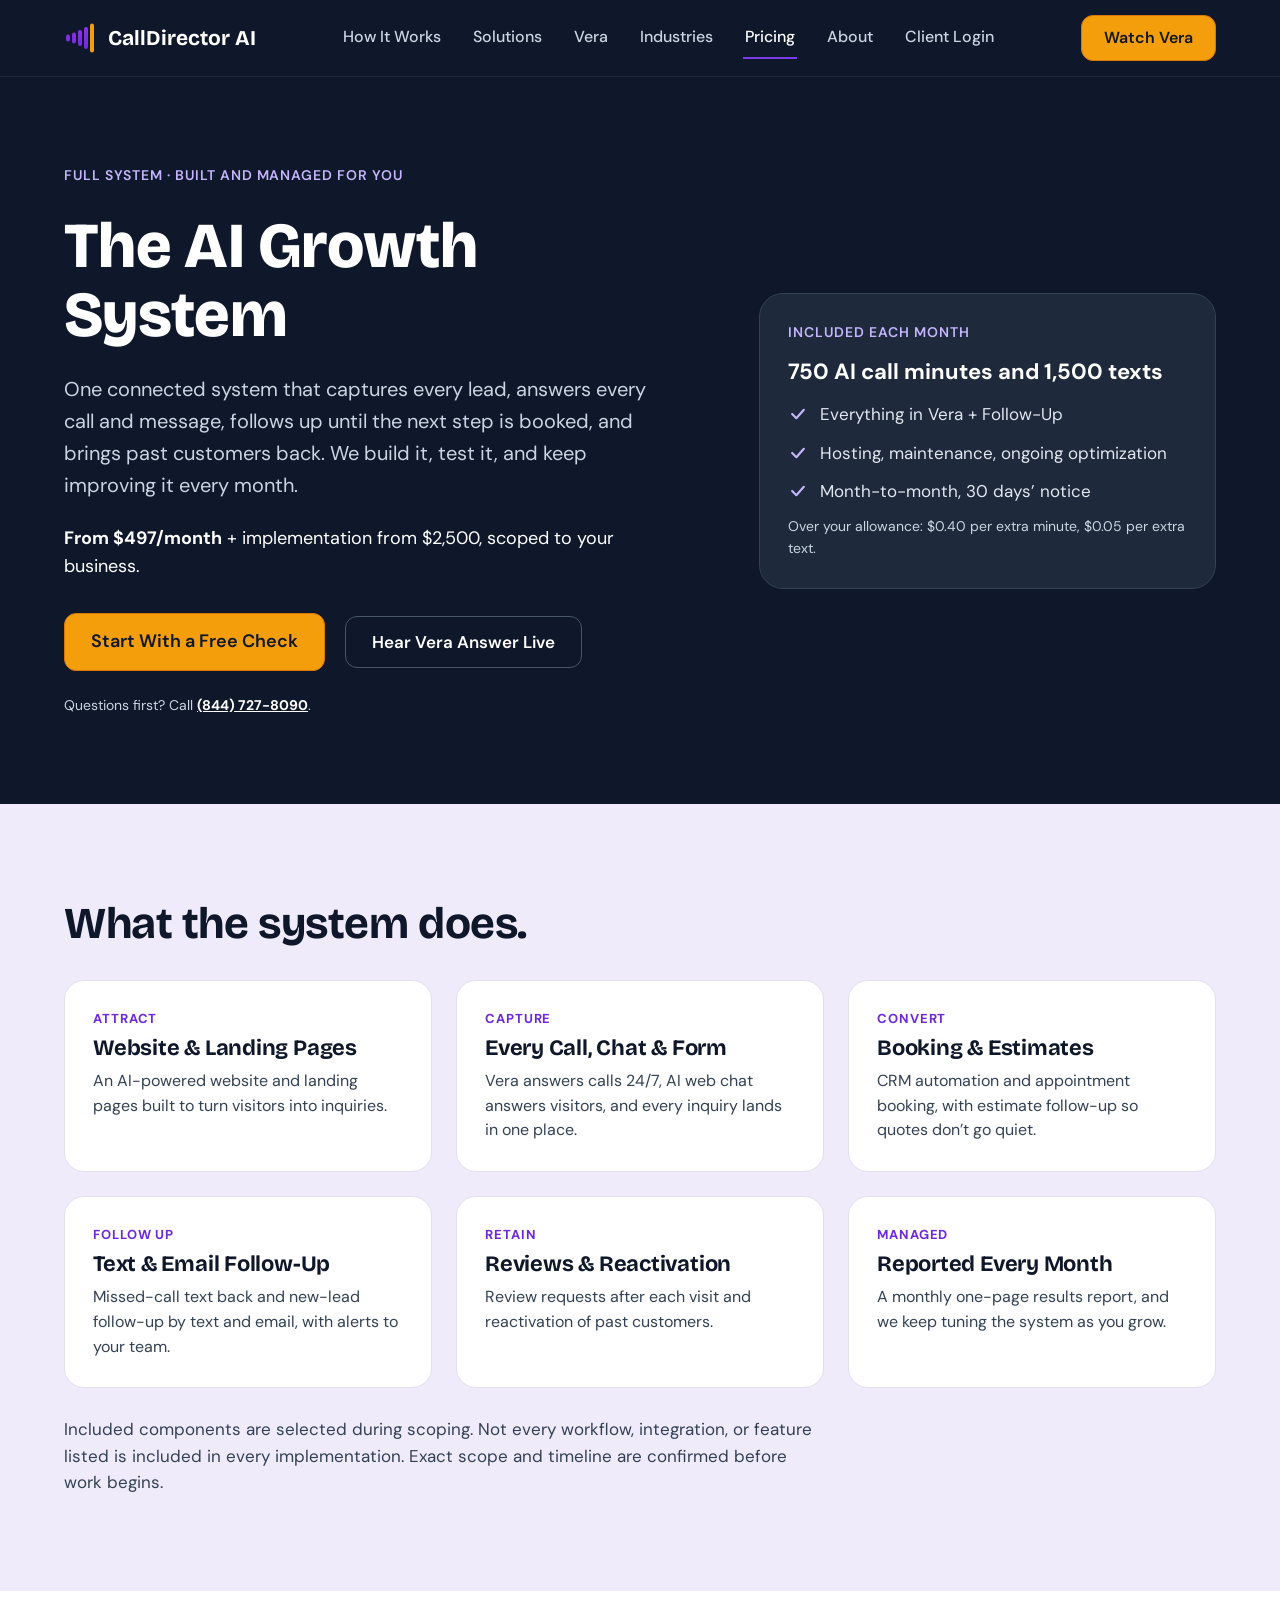
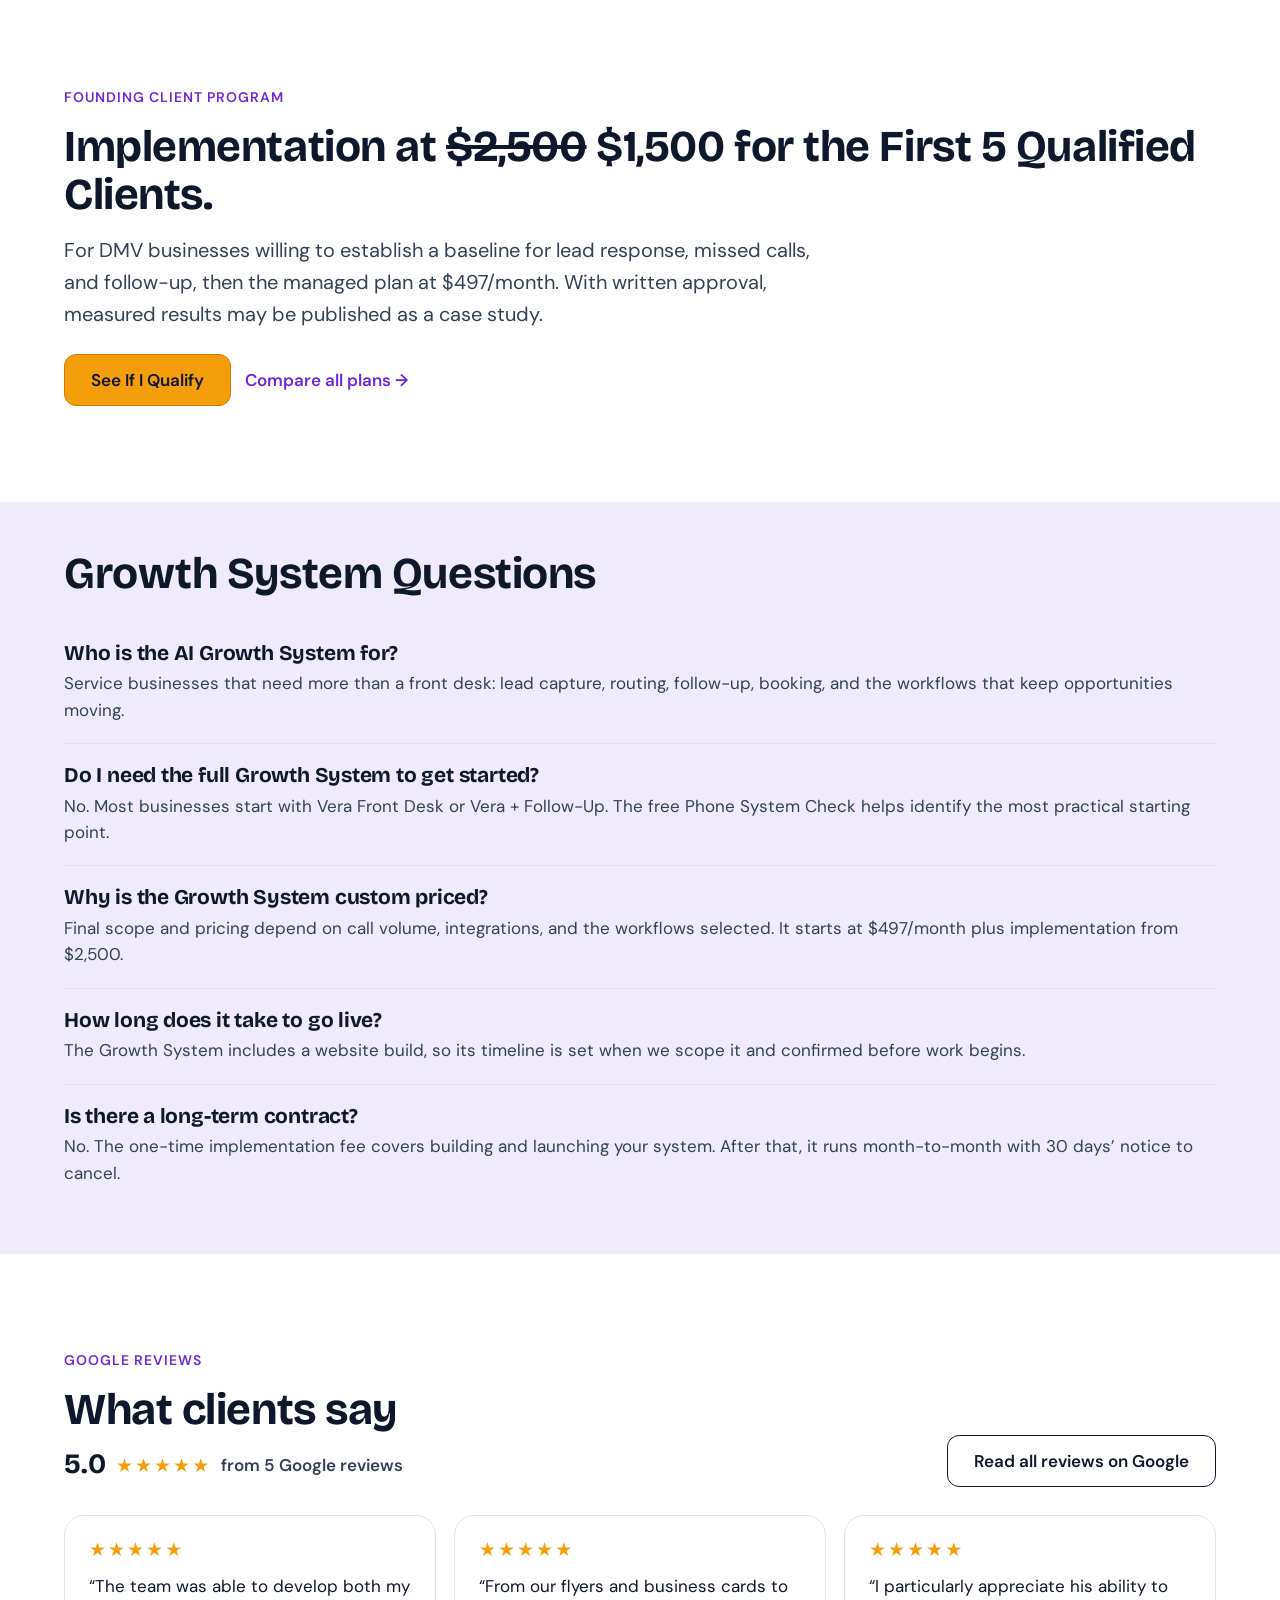
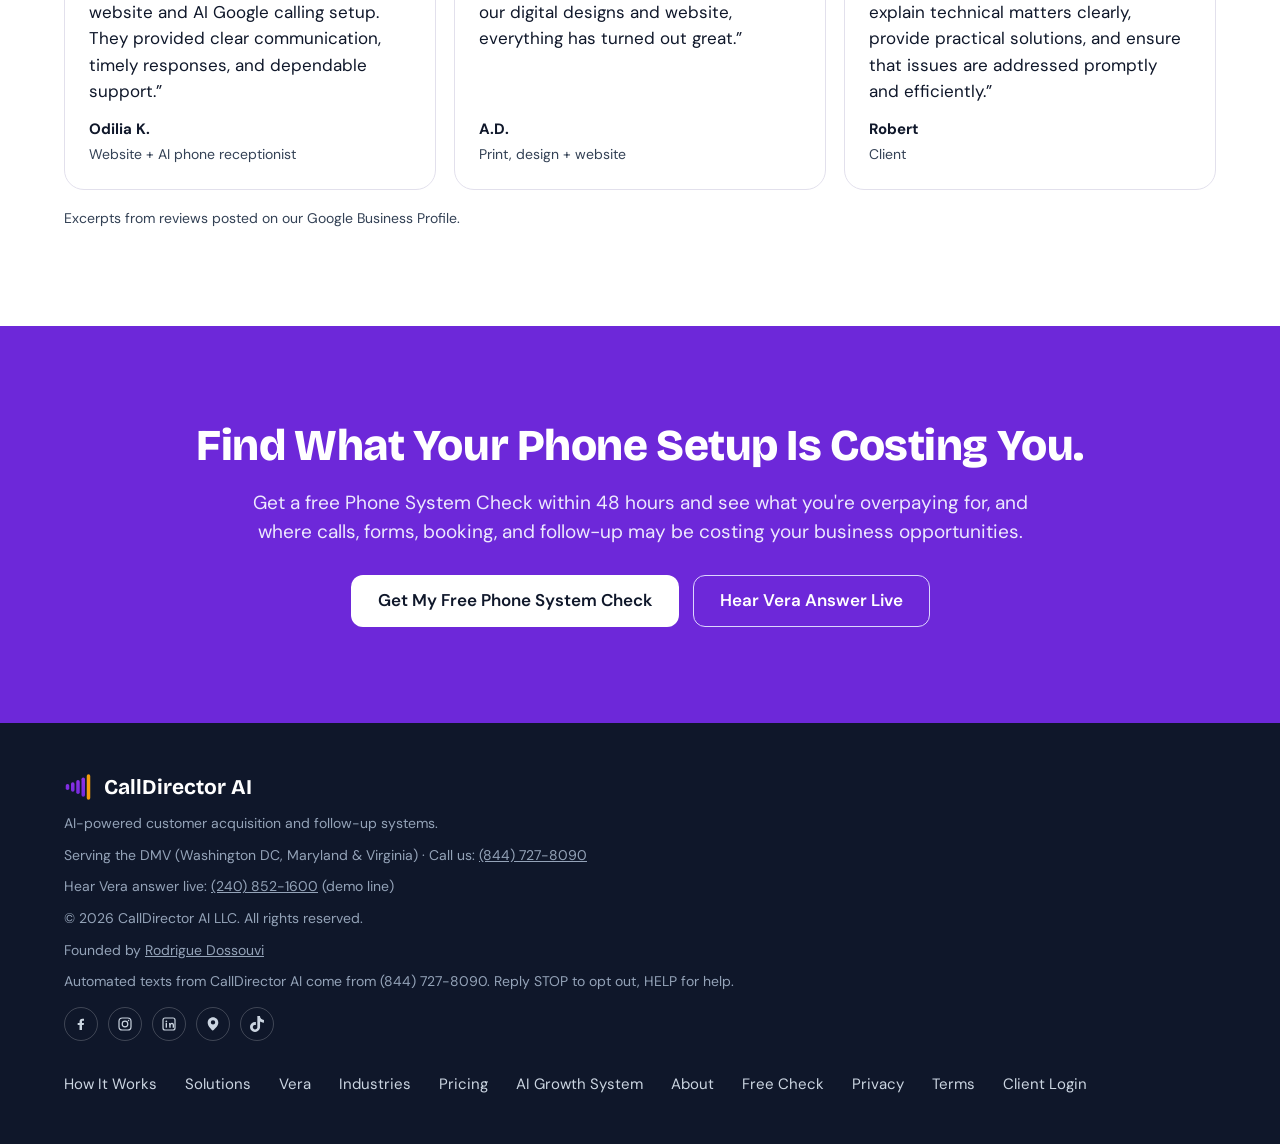
<file: ai-growth-system/index.html>
<!doctype html>
<html lang="en">
<head>
<meta charset="utf-8">
<meta name="viewport" content="width=device-width, initial-scale=1, viewport-fit=cover">

<link rel="stylesheet" href="../styles.css?v=20261113a">

<link rel="canonical" href="https://calldirector.ai/ai-growth-system/">

<meta property="og:site_name" content="CallDirector AI">



<meta property="og:url" content="https://calldirector.ai/ai-growth-system/">

<link rel="preconnect" href="https://fonts.googleapis.com">
<link rel="preconnect" href="https://fonts.gstatic.com" crossorigin>
<link rel="stylesheet" href="https://fonts.googleapis.com/css2?family=Bricolage+Grotesque:wght@600;700;800&family=DM+Sans:wght@400;500;600&display=swap">


<!-- Google tag (gtag.js) -->
<script async src="https://www.googletagmanager.com/gtag/js?id=G-GKLZMQMLMK"></script>


<!-- SEO Meta Tags -->
<title>AI Growth System | Managed Lead Capture, Follow-Up &amp; Booking | CallDirector AI</title>
<meta name="description" content="The CallDirector AI Growth System: website, Vera AI receptionist, web chat, follow-up, booking and reactivation, built and managed for you. From $497/month plus implementation from $2,500. Serving DC, Maryland and Virginia." />
<meta property="og:title" content="AI Growth System | Managed Lead Capture, Follow-Up &amp; Booking | CallDirector AI" />
<meta property="og:description" content="The CallDirector AI Growth System: website, Vera AI receptionist, web chat, follow-up, booking and reactivation, built and managed for you. From $497/month plus implementation from $2,500. Serving DC, Maryland and Virginia." />
<meta property="og:type" content="website" />
<meta name="twitter:card" content="summary_large_image" />
<meta name="twitter:title" content="AI Growth System | Managed Lead Capture, Follow-Up &amp; Booking | CallDirector AI" />
<meta name="twitter:description" content="The CallDirector AI Growth System: website, Vera AI receptionist, web chat, follow-up, booking and reactivation, built and managed for you. From $497/month plus implementation from $2,500. Serving DC, Maryland and Virginia." />
<!-- End SEO Meta Tags -->
<script type="application/ld+json">{"@context":"https://schema.org","@graph":[{"@type":"ProfessionalService","@id":"https://calldirector.ai/#business","name":"CallDirector AI","legalName":"CallDirector AI, LLC","url":"https://calldirector.ai/","logo":"https://calldirector.ai/apple-touch-icon.png","image":"https://calldirector.ai/apple-touch-icon.png","description":"AI receptionist, lead follow-up and booking systems for service businesses in Washington DC, Maryland and Virginia. Vera, the AI receptionist, answers calls 24/7, captures and qualifies leads, alerts the team and starts follow-up.","telephone":"+1-844-727-8090","email":"hello@calldirector.ai","priceRange":"From $197/month","currenciesAccepted":"USD","address":{"@type":"PostalAddress","addressRegion":"MD","addressCountry":"US"},"areaServed":[{"@type":"City","name":"Washington, DC"},{"@type":"State","name":"Maryland"},{"@type":"State","name":"Virginia"}],"openingHoursSpecification":{"@type":"OpeningHoursSpecification","dayOfWeek":["Monday","Tuesday","Wednesday","Thursday","Friday","Saturday","Sunday"],"opens":"00:00","closes":"23:59"},"contactPoint":[{"@type":"ContactPoint","contactType":"customer service","name":"Main line","telephone":"+1-844-727-8090","email":"hello@calldirector.ai","areaServed":"US","availableLanguage":["English","Spanish","French"]},{"@type":"ContactPoint","contactType":"sales","name":"Live AI receptionist demo line (Vera)","telephone":"+1-240-852-1600","areaServed":"US","availableLanguage":["English","Spanish","French"]}],"founder":{"@id":"https://calldirector.ai/#founder"},"sameAs":["https://facebook.com/CallDirectorAI","https://instagram.com/calldirectorai","https://www.tiktok.com/@calldirector.ai","https://share.google/0OtLmXQK4wiiwLQkR"]},{"@type":"Person","@id":"https://calldirector.ai/#founder","name":"Rodrigue Dossouvi","alternateName":"HotRod","jobTitle":"Founder","description":"Phone-system engineer with more than 22 years in telecom; founder of CallDirector AI.","image":"https://app.calldirector.ai/objects/quick-uploads/1553/6963eab4465671cd.jpg","worksFor":{"@id":"https://calldirector.ai/#business"},"knowsAbout":["Business phone systems","Telecom","AI receptionists","Lead follow-up automation"],"sameAs":["https://www.linkedin.com/in/roddossouvi","https://rodriguedossouvi.com/"]},{"@type":"WebSite","@id":"https://calldirector.ai/#website","name":"CallDirector AI","url":"https://calldirector.ai/","publisher":{"@id":"https://calldirector.ai/#business"}},{"@type":"Service","@id":"https://calldirector.ai/ai-growth-system/#service","name":"AI Growth System","serviceType":"Managed AI lead capture, follow-up and booking system","url":"https://calldirector.ai/ai-growth-system/","description":"A managed system for service businesses: everything in Vera + Follow-Up plus an AI-powered website and landing pages, AI web chat and lead capture, CRM automation and appointment booking, estimate follow-up and customer reactivation, hosting and ongoing optimization. Includes 750 AI call minutes and 1,500 texts a month. Scope is custom to the business.","provider":{"@id":"https://calldirector.ai/#business"},"areaServed":[{"@type":"City","name":"Washington, DC"},{"@type":"State","name":"Maryland"},{"@type":"State","name":"Virginia"}],"offers":[{"@type":"Offer","name":"Managed plan, starting price","priceCurrency":"USD","price":"497.00","priceSpecification":{"@type":"UnitPriceSpecification","minPrice":497,"priceCurrency":"USD","unitCode":"MON","unitText":"month"}},{"@type":"Offer","name":"Implementation, starting price","priceCurrency":"USD","price":"2500.00","priceSpecification":{"@type":"PriceSpecification","minPrice":2500,"priceCurrency":"USD"}}]},{"@type":"WebPage","@id":"https://calldirector.ai/ai-growth-system/#webpage","url":"https://calldirector.ai/ai-growth-system/","name":"AI Growth System | Managed Lead Capture, Follow-Up & Booking | CallDirector AI","isPartOf":{"@id":"https://calldirector.ai/#website"},"about":{"@id":"https://calldirector.ai/#business"}},{"@type":"BreadcrumbList","@id":"https://calldirector.ai/ai-growth-system/#breadcrumb","itemListElement":[{"@type":"ListItem","position":1,"name":"Home","item":"https://calldirector.ai/"},{"@type":"ListItem","position":2,"name":"AI Growth System","item":"https://calldirector.ai/ai-growth-system/"}]},{"@type":"FAQPage","@id":"https://calldirector.ai/ai-growth-system/#faq","mainEntity":[{"@type":"Question","name":"Who is the AI Growth System for?","acceptedAnswer":{"@type":"Answer","text":"Service businesses that need more than a front desk: lead capture, routing, follow-up, booking, and the workflows that keep opportunities moving."}},{"@type":"Question","name":"Do I need the full Growth System to get started?","acceptedAnswer":{"@type":"Answer","text":"No. Most businesses start with Vera Front Desk or Vera + Follow-Up. The free Phone System Check helps identify the most practical starting point."}},{"@type":"Question","name":"Why is the Growth System custom priced?","acceptedAnswer":{"@type":"Answer","text":"Final scope and pricing depend on call volume, integrations, and the workflows selected. It starts at $497/month plus implementation from $2,500."}},{"@type":"Question","name":"How long does it take to go live?","acceptedAnswer":{"@type":"Answer","text":"The Growth System includes a website build, so its timeline is set when we scope it and confirmed before work begins."}},{"@type":"Question","name":"Is there a long-term contract?","acceptedAnswer":{"@type":"Answer","text":"No. The one-time implementation fee covers building and launching your system. After that, it runs month-to-month with 30 days’ notice to cancel."}}]}]}</script>
</head>
<body>

<svg width="0" height="0" style="position:absolute" aria-hidden="true" focusable="false">
  <defs>
    <symbol id="i-check" viewBox="0 0 24 24"><path d="M5 12l5 5 9-10" fill="none" stroke="currentColor" stroke-width="2.6" stroke-linecap="round" stroke-linejoin="round"/></symbol>
    <symbol id="i-arrow" viewBox="0 0 24 24"><path d="M5 12h14M13 6l6 6-6 6" fill="none" stroke="currentColor" stroke-width="2.4" stroke-linecap="round" stroke-linejoin="round"/></symbol>
    <symbol id="i-down" viewBox="0 0 24 24"><path d="M12 5v14M6 13l6 6 6-6" fill="none" stroke="currentColor" stroke-width="2.4" stroke-linecap="round" stroke-linejoin="round"/></symbol>
    <symbol id="i-play" viewBox="0 0 24 24"><path d="M8 5v14l11-7z" fill="currentColor"/></symbol>
    <symbol id="i-mark" viewBox="0 0 64 64"><defs><linearGradient id="mk" gradientUnits="userSpaceOnUse" x1="0" y1="0" x2="0" y2="64"><stop offset="0" stop-color="#9333EA"/><stop offset="1" stop-color="#6D28D9"/></linearGradient></defs><rect x="4" y="25" width="8" height="14" rx="4" fill="url(#mk)"/><rect x="16" y="21" width="8" height="22" rx="4" fill="url(#mk)"/><rect x="28" y="16" width="8" height="32" rx="4" fill="url(#mk)"/><rect x="40" y="10" width="8" height="44" rx="4" fill="url(#mk)"/><rect x="52" y="3" width="8" height="58" rx="4" fill="#F59E0B"/></symbol>
    <symbol id="i-wave" viewBox="0 0 464 40"><path d="M8 16v8M24 12v16M40 6v28M56 14v12M72 8v24M88 16v8M104 4v32M120 12v16M136 18v4M152 8v24M168 14v12M184 2v36M200 10v20M216 16v8M232 6v28M248 12v16M264 4v32M280 14v12M296 8v24M312 18v4M328 10v20M344 2v36M360 12v16M376 16v8M392 6v28M408 12v16M424 8v24M440 16v8" stroke="#8B5CF6" stroke-width="4" stroke-linecap="round" fill="none"/></symbol>
    <symbol id="i-fb" viewBox="0 0 24 24"><path d="M13.5 21v-7.5h2.5l.5-3h-3V8.5c0-.9.2-1.5 1.5-1.5h1.5V4.2C16.2 4.1 15.2 4 14 4c-2.5 0-4.2 1.5-4.2 4.3V10.5H7v3h2.8V21h3.7z" fill="currentColor"/></symbol>
    <symbol id="i-ig" viewBox="0 0 24 24"><rect x="3" y="3" width="18" height="18" rx="5" ry="5" fill="none" stroke="currentColor" stroke-width="1.8"/><circle cx="12" cy="12" r="4.2" fill="none" stroke="currentColor" stroke-width="1.8"/><circle cx="17.3" cy="6.7" r="1.1" fill="currentColor"/></symbol>
    <symbol id="i-li" viewBox="0 0 24 24"><rect x="3" y="3" width="18" height="18" rx="3" fill="none" stroke="currentColor" stroke-width="1.8"/><circle cx="8" cy="8.2" r="1.3" fill="currentColor"/><rect x="7" y="10.5" width="2" height="7" fill="currentColor"/><path d="M12 10.5h2v1.1c.5-.8 1.4-1.3 2.5-1.3 2.2 0 3 1.4 3 3.6V17.5h-2v-3.2c0-1-.2-1.8-1.4-1.8s-1.6.9-1.6 1.9v3.1h-2z" fill="currentColor"/></symbol>
    <symbol id="i-tt" viewBox="0 0 24 24"><path fill="currentColor" d="M12.525.02c1.31-.02 2.61-.01 3.91-.02.08 1.53.63 3.09 1.75 4.17 1.12 1.11 2.7 1.62 4.24 1.79v4.03c-1.44-.05-2.89-.35-4.2-.97-.57-.26-1.1-.59-1.62-.93-.01 2.92.01 5.84-.02 8.75-.08 1.4-.54 2.79-1.35 3.94-1.31 1.92-3.58 3.17-5.91 3.21-1.43.08-2.86-.31-4.08-1.03-2.02-1.19-3.44-3.37-3.65-5.71-.02-.5-.03-1-.01-1.49.18-1.9 1.12-3.72 2.58-4.96 1.66-1.44 3.98-2.13 6.15-1.72.02 1.48-.04 2.96-.04 4.44-.99-.32-2.15-.23-3.02.37-.63.41-1.11 1.04-1.36 1.75-.21.51-.15 1.07-.14 1.61.24 1.64 1.82 3.02 3.5 2.87 1.12-.01 2.19-.66 2.77-1.61.19-.33.4-.67.41-1.06.1-1.79.06-3.57.07-5.36.01-4.03-.01-8.05.02-12.07z"/></symbol><symbol id="i-gb" viewBox="0 0 24 24"><path d="M12 2C7.6 2 4 5.6 4 10c0 5.4 6.7 11.1 7.3 11.6.2.2.5.2.7 0C12.6 21.1 20 15.4 20 10c0-4.4-3.6-8-8-8zm0 10.8a3.3 3.3 0 110-6.6 3.3 3.3 0 010 6.6z" fill="currentColor"/></symbol>
  </defs>
</svg>

<a class="sr" href="#main" id="skip">Skip to content</a>

<header class="hdr">
  <div class="wrap">
    <a class="logo" href="../" aria-label="CallDirector AI home"><svg width="32" height="32"><use href="#i-mark"/></svg><span>CallDirector AI</span></a>
    <nav class="nav" id="nav" aria-label="Main">
      <a href="../how/" data-route="how">How It Works</a>
      <a href="../solutions/" data-route="solutions">Solutions</a>
      <a href="../vera/" data-route="vera">Vera</a>
      <a href="../industries/" data-route="industries">Industries</a>
      <a href="../pricing/" data-route="pricing" aria-current="page">Pricing</a>
      <a href="../about/" data-route="about">About</a>
      <a class="nav-login" href="https://app.calldirector.ai/">Client Login</a>
    </nav>
    <a class="hdr-login" href="https://app.calldirector.ai/">Client Login</a>
    <a class="btn btn-primary btn-top" href="../vera/#watch">Watch Vera</a>
    <button class="menu-btn" id="menuBtn" aria-label="Open menu" aria-expanded="false" aria-controls="nav"><svg width="22" height="22" viewBox="0 0 24 24" fill="none" stroke="currentColor" stroke-width="2" stroke-linecap="round" aria-hidden="true"><path d="M4 7h16M4 12h16M4 17h16"/></svg></button>
  </div>
</header>

<main id="main">

<section class="page" data-page="ai-growth-system">
<div class="sec-navy hero">
    <div class="wrap split">
      <div class="stack" style="gap:24px;align-items:flex-start">
        <div class="eyebrow" style="margin:0">Full system · Built and managed for you</div>
        <h1>The AI Growth System</h1>
        <p class="lede muted-d" style="max-width:600px">One connected system that captures every lead, answers every call and message, follows up until the next step is booked, and brings past customers back. We build it, test it, and keep improving it every month.</p>
        <p style="font-size:18px;color:#fff;margin:0"><b>From $497/month</b> + implementation from $2,500, scoped to your business.</p>
        <div class="btns" style="display:flex;flex-wrap:wrap;align-items:center;gap:20px">
          <a class="btn btn-primary" style="min-height:58px;font-size:18px" href="../audit/">Start With a Free Check</a>
          <a class="btn btn-ghost" href="tel:+12408521600">Hear Vera Answer Live</a>
        </div>
        <p class="muted-d" style="font-size:14px">Questions first? Call <a href="tel:+18447278090" style="color:#fff;font-weight:700;text-decoration:underline">(844) 727-8090</a>.</p>
      </div>
      <div class="card-d stack" style="gap:12px" aria-label="Plan summary">
        <div class="eyebrow" style="margin:0">Included each month</div>
        <p style="color:#fff;font-size:22px;font-weight:700;margin:0">750 AI call minutes and 1,500 texts</p>
        <ul class="checks" style="color:#E2E8F0">
          <li><svg width="20" height="20"><use href="#i-check"/></svg>Everything in Vera + Follow-Up</li>
          <li><svg width="20" height="20"><use href="#i-check"/></svg>Hosting, maintenance, ongoing optimization</li>
          <li><svg width="20" height="20"><use href="#i-check"/></svg>Month-to-month, 30 days&rsquo; notice</li>
        </ul>
        <p class="muted-d" style="font-size:14px;margin:0">Over your allowance: $0.40 per extra minute, $0.05 per extra text.</p>
      </div>
    </div>
  </div>

  <div class="sec sec-alt"><div class="wrap">
    <h2 style="margin-bottom:32px">What the system does.</h2>
    <div class="g g3">
      <div class="card"><div class="tag">Attract</div><h3>Website &amp; Landing Pages</h3><p>An AI-powered website and landing pages built to turn visitors into inquiries.</p></div>
      <div class="card"><div class="tag">Capture</div><h3>Every Call, Chat &amp; Form</h3><p>Vera answers calls 24/7, AI web chat answers visitors, and every inquiry lands in one place.</p></div>
      <div class="card"><div class="tag">Convert</div><h3>Booking &amp; Estimates</h3><p>CRM automation and appointment booking, with estimate follow-up so quotes don&rsquo;t go quiet.</p></div>
      <div class="card"><div class="tag">Follow up</div><h3>Text &amp; Email Follow-Up</h3><p>Missed-call text back and new-lead follow-up by text and email, with alerts to your team.</p></div>
      <div class="card"><div class="tag">Retain</div><h3>Reviews &amp; Reactivation</h3><p>Review requests after each visit and reactivation of past customers.</p></div>
      <div class="card"><div class="tag">Managed</div><h3>Reported Every Month</h3><p>A monthly one-page results report, and we keep tuning the system as you grow.</p></div>
    </div>
    <p class="muted" style="margin-top:28px;max-width:760px">Included components are selected during scoping. Not every workflow, integration, or feature listed is included in every implementation. Exact scope and timeline are confirmed before work begins.</p>
  </div></div>

  <div class="sec"><div class="wrap">
    <div class="eyebrow">Founding client program</div>
    <h2 style="margin-bottom:16px">Implementation at <s>$2,500</s> $1,500 for the First 5 Qualified Clients.</h2>
    <p class="muted lede" style="max-width:760px;margin-bottom:24px">For DMV businesses willing to establish a baseline for lead response, missed calls, and follow-up, then the managed plan at $497/month. With written approval, measured results may be published as a case study.</p>
    <div class="btns"><a class="btn btn-primary" href="../audit/">See If I Qualify</a><a class="link" href="../pricing/">Compare all plans &rarr;</a></div>
  </div></div>

  <div class="sec sec-alt" style="padding:48px 0"><div class="wrap">
    <h2 style="margin-bottom:24px">Growth System Questions</h2>
    <div class="faq">
      <div class="q"><h3>Who is the AI Growth System for?</h3><p class="muted">Service businesses that need more than a front desk: lead capture, routing, follow-up, booking, and the workflows that keep opportunities moving.</p></div>
      <div class="q"><h3>Do I need the full Growth System to get started?</h3><p class="muted">No. Most businesses start with Vera Front Desk or Vera + Follow-Up. The free Phone System Check helps identify the most practical starting point.</p></div>
      <div class="q"><h3>Why is the Growth System custom priced?</h3><p class="muted">Final scope and pricing depend on call volume, integrations, and the workflows selected. It starts at $497/month plus implementation from $2,500.</p></div>
      <div class="q"><h3>How long does it take to go live?</h3><p class="muted">The Growth System includes a website build, so its timeline is set when we scope it and confirmed before work begins.</p></div>
      <div class="q"><h3>Is there a long-term contract?</h3><p class="muted">No. The one-time implementation fee covers building and launching your system. After that, it runs month-to-month with 30 days&rsquo; notice to cancel.</p></div>
    </div>
  </div></div>

  <div class="sec" id="reviews"><div class="wrap"><div class="rv-head"><div><div class="eyebrow">Google reviews</div><h2>What clients say</h2><div class="rv-score"><b>5.0</b><div class="rv-stars" role="img" aria-label="5 out of 5 stars">★★★★★</div><span>from 5 Google reviews</span></div></div><div class="rv-btns"><a class="btn btn-outline" href="https://share.google/0OtLmXQK4wiiwLQkR" target="_blank" rel="noopener">Read all reviews on Google</a></div></div><div class="rv-grid"><figure class="card rv"><div class="rv-stars" role="img" aria-label="5 out of 5 stars">★★★★★</div><blockquote>“The team was able to develop both my website and AI Google calling setup. They provided clear communication, timely responses, and dependable support.”</blockquote><figcaption><b>Odilia K.</b><span>Website + AI phone receptionist</span></figcaption></figure><figure class="card rv"><div class="rv-stars" role="img" aria-label="5 out of 5 stars">★★★★★</div><blockquote>“From our flyers and business cards to our digital designs and website, everything has turned out great.”</blockquote><figcaption><b>A.D.</b><span>Print, design + website</span></figcaption></figure><figure class="card rv"><div class="rv-stars" role="img" aria-label="5 out of 5 stars">★★★★★</div><blockquote>“I particularly appreciate his ability to explain technical matters clearly, provide practical solutions, and ensure that issues are addressed promptly and efficiently.”</blockquote><figcaption><b>Robert</b><span>Client</span></figcaption></figure></div><p class="muted" style="font-size:14px;margin-top:18px">Excerpts from reviews posted on our Google Business Profile.</p></div></div>

  <div class="sec cta">
    <div class="wrap">
      <h2>Find What Your Phone Setup Is Costing You.</h2>
      <p>Get a free Phone System Check within 48 hours and see what you're overpaying for, and where calls, forms, booking, and follow-up may be costing your business opportunities.</p>
      <div class="btns">
        <a class="btn btn-white" href="../audit/">Get My Free Phone System Check</a>
        <a class="btn btn-line" href="tel:+12408521600">Hear Vera Answer Live</a>
      </div>
    </div>
  </div>
</section>

</main>

<footer class="ftr">
  <div class="wrap">
    <div>
      <a class="logo" href="../"><svg width="28" height="28"><use href="#i-mark"/></svg><span>CallDirector AI</span></a>
      <small>AI-powered customer acquisition and follow-up systems.</small>
      <small>Serving the DMV (Washington DC, Maryland &amp; Virginia) &middot; Call us: <a href="tel:+18447278090" style="text-decoration:underline;white-space:nowrap">(844) 727-8090</a></small>
      <small>Hear Vera answer live: <a href="tel:+12408521600" style="text-decoration:underline;white-space:nowrap">(240) 852-1600</a> (demo line)</small>
      <small>© 2026 CallDirector AI LLC. All rights reserved.</small>
      <small>Founded by <a href="https://rodriguedossouvi.com/" style="text-decoration:underline">Rodrigue Dossouvi</a></small>
      <small>Automated texts from CallDirector AI come from (844) 727-8090. Reply STOP to opt out, HELP for help.</small>
      <div style="display:flex;gap:10px;margin-top:14px">
        <a href="https://facebook.com/CallDirectorAI" target="_blank" rel="noopener" aria-label="CallDirector AI on Facebook" style="width:34px;height:34px;border-radius:999px;border:1px solid rgba(255,255,255,.2);display:flex;align-items:center;justify-content:center;color:#CBD5E1;text-decoration:none"><svg width="16" height="16"><use href="#i-fb"/></svg></a>
        <a href="https://instagram.com/calldirectorai" target="_blank" rel="noopener" aria-label="CallDirector AI on Instagram" style="width:34px;height:34px;border-radius:999px;border:1px solid rgba(255,255,255,.2);display:flex;align-items:center;justify-content:center;color:#CBD5E1;text-decoration:none"><svg width="16" height="16"><use href="#i-ig"/></svg></a>
        <a href="https://www.linkedin.com/in/roddossouvi" target="_blank" rel="noopener" aria-label="CallDirector AI on LinkedIn" style="width:34px;height:34px;border-radius:999px;border:1px solid rgba(255,255,255,.2);display:flex;align-items:center;justify-content:center;color:#CBD5E1;text-decoration:none"><svg width="16" height="16"><use href="#i-li"/></svg></a>
        <a href="https://share.google/0OtLmXQK4wiiwLQkR" target="_blank" rel="noopener" aria-label="CallDirector AI on Google" style="width:34px;height:34px;border-radius:999px;border:1px solid rgba(255,255,255,.2);display:flex;align-items:center;justify-content:center;color:#CBD5E1;text-decoration:none"><svg width="16" height="16"><use href="#i-gb"/></svg></a>
        <a href="https://www.tiktok.com/@calldirector.ai" target="_blank" rel="noopener" aria-label="CallDirector AI on TikTok" style="width:34px;height:34px;border-radius:999px;border:1px solid rgba(255,255,255,.2);display:flex;align-items:center;justify-content:center;color:#CBD5E1;text-decoration:none"><svg width="16" height="16"><use href="#i-tt"/></svg></a>
      </div>
    </div>
    <nav aria-label="Footer">
      <a href="../how/">How It Works</a><a href="../solutions/">Solutions</a><a href="../vera/">Vera</a><a href="../industries/">Industries</a><a href="../pricing/">Pricing</a><a href="../ai-growth-system/">AI Growth System</a><a href="../about/">About</a><a href="../audit/">Free Check</a><a href="../privacy/">Privacy</a><a href="../terms/">Terms</a><a href="https://app.calldirector.ai/">Client Login</a>
    </nav>
  </div>
</footer>

<div class="mbar"><a class="btn btn-primary" href="../audit/">Get My Free Check</a></div>

<script>
(function () {

  /* ---------- Fill these in. Empty values show visible placeholders. ---------- */
  var CONFIG = {
    veraPhone: '(240) 852-1600', // Vera's live demo line
    telecomYears: 'more than 22 years',           // e.g. 'more than 20 years'. Only if verified.
    contactEmail: 'hello@calldirector.ai',
    formEndpoint: 'https://app.calldirector.ai/api/webhooks/flow/6018/8e8c5244dd02a78145b7d9ea3ce939e32ed2219cb075f5240204a9c142844269',
    auditDays: 5,               // stated audit turnaround, business days
    foundingSpots: 5,           // set 0 to hide the founding-client program
    foundingImplementation: 1500,
    testimonials: [],           // [{ quote, name, role, company, note }]  note e.g. 'Founding client'
    caseStudies: []             // [{ company, trade, headline, metrics:[{label, before, after}] }]
  };

  var FAQ = [
    ['Will it sound like a robot?', 'Vera tells callers she is an AI assistant. We set her voice, script, and escalation rules with you, and you hear sample calls before anything goes live.'],
    ['What if it is an emergency or a call she can\u2019t handle?', 'We agree the rules with you up front: which calls go straight to a person, which take a message, and what Vera never answers on her own.'],
    ['Do you text my customers?', 'Yes, with their consent. We register your business for compliant text messaging as part of setup, so replies land reliably instead of getting filtered by carriers as spam.'],
    ['How long does setup take?', 'Vera Front Desk and Vera + Follow-Up go live within 5 business days once we have what we need from you, or your setup fee back. The AI Growth System includes a website build, so its timeline is set when we scope it.'],
    ['Is there a contract?', 'No long-term contract. A one-time setup or implementation fee gets your system built and live. Vera plans start with 60 days, then every plan runs month-to-month. Cancel with 30 days’ notice.']
  ];

  function esc(s) { return String(s).replace(/[&<>"]/g, function (c) { return { '&': '&amp;', '<': '&lt;', '>': '&gt;', '"': '&quot;' }[c]; }); }
  function usd(n) { return '$' + Number(n).toLocaleString('en-US'); }
  function tel(v) { return 'tel:' + String(v).replace(/[^+\d]/g, ''); }

  /* config placeholders */
  document.querySelectorAll('[data-cfg]').forEach(function (el) {
    var key = el.getAttribute('data-cfg'), val = CONFIG[key];
    if (val && key === 'veraPhone') { el.innerHTML = '<a href="' + tel(val) + '">' + esc(val) + '</a>'; return; }
    if (val && key === 'contactEmail') { el.innerHTML = '<a href="mailto:' + esc(val) + '" style="text-decoration:underline">' + esc(val) + '</a>'; return; }
    if (val !== '' && val !== undefined && el.getAttribute('data-fmt') === 'usd') { el.textContent = usd(val); return; }
    el.textContent = (val !== '' && val !== undefined) ? val : (el.getAttribute('data-ph') || '');
  });
  if (!CONFIG.foundingSpots) { document.querySelectorAll('[data-founding]').forEach(function (e) { e.remove(); }); }

  /* vera buttons */
  document.querySelectorAll('[data-vera-call]').forEach(function (a) {
    var lab = a.querySelector('[data-vera-label]');
    if (CONFIG.veraPhone) { a.setAttribute('href', tel(CONFIG.veraPhone)); if (lab) { lab.textContent = 'Hear Vera Answer Live'; } }
    else if (lab) { lab.textContent = 'Get a Vera demo'; }
  });

  /* FAQ */
  document.querySelectorAll('[data-faq]').forEach(function (box) {
    box.innerHTML = FAQ.map(function (f) { return '<div class="q"><h3>' + esc(f[0]) + '</h3><p class="muted">' + esc(f[1]) + '</p></div>'; }).join('');
  });

  /* proof: real testimonials/case studies, else the founding-client message */
  (function () {
    var box = document.getElementById('proof'); if (!box) { return; }
    var html = '';
    if (CONFIG.caseStudies.length) {
      html += '<div class="g g3" style="margin-bottom:24px">' + CONFIG.caseStudies.map(function (c) {
        return '<div class="card"><div class="tag">' + esc(c.trade || '') + '</div><h3>' + esc(c.company) + '</h3><p style="margin-bottom:12px">' + esc(c.headline || '') + '</p>' +
          (c.metrics || []).map(function (m) { return '<div style="display:flex;justify-content:space-between;gap:12px;padding:8px 0;border-top:1px solid var(--border);font-size:15px"><span>' + esc(m.label) + '</span><b>' + esc(m.before) + ' → ' + esc(m.after) + '</b></div>'; }).join('') + '</div>';
      }).join('') + '</div>';
    }
    if (CONFIG.testimonials.length) {
      html += '<div class="g g3">' + CONFIG.testimonials.map(function (t) {
        return '<div class="quote"><p class="q">\u201C' + esc(t.quote) + '\u201D</p><div><b>' + esc(t.name) + '</b><br><small>' + esc([t.role, t.company].filter(Boolean).join(', ')) + (t.note ? ' \u00B7 ' + esc(t.note) : '') + '</small></div></div>';
      }).join('') + '</div>';
    }
    if (!html) {
      html = '<div class="card" style="padding:clamp(24px,3vw,40px)"><h3 style="font-size:26px;margin-bottom:10px">We publish results only after we\u2019ve measured them.</h3><p class="lede" style="color:var(--muted);max-width:760px">Our first clients are being tracked from a baseline: how fast new leads get a reply, how many after-hours inquiries are captured, and how many bids are followed up. When the numbers are in, and the client approves them, they appear here.</p><p style="margin-top:20px"><a class="link" href="../pricing/">See the founding client program \u2192</a></p></div>';
    }
    box.innerHTML = html;
  })();

  /* calculator */
  (function () {
    var ids = ['c-calls', 'c-miss', 'c-conv', 'c-val'], els = ids.map(function (i) { return document.getElementById(i); });
    var m = document.getElementById('c-month'), y = document.getElementById('c-year');
    if (!m) { return; }
    function num(el, max) { var v = parseFloat(el.value); if (isNaN(v) || v < 0) { v = 0; } if (max && v > max) { v = max; } return v; }
    function fmt(n) { return '$' + Math.round(n).toLocaleString('en-US'); }
    function calc() {
      var monthly = num(els[0]) * (num(els[1], 100) / 100) * (num(els[2], 100) / 100) * num(els[3]) * 52 / 12;
      m.textContent = fmt(monthly); y.textContent = fmt(monthly * 12);
    }
    els.forEach(function (e) { e.addEventListener('input', calc); });
    calc();
  })();

  /* smooth scroll helper */
  document.addEventListener('click', function (e) {
    var t = e.target.closest ? e.target.closest('[data-scroll]') : null;
    if (!t) { return; }
    e.preventDefault();
    var el = document.getElementById(t.getAttribute('data-scroll'));
    if (el) { el.scrollIntoView({ behavior: window.matchMedia('(prefers-reduced-motion: reduce)').matches ? 'auto' : 'smooth', block: 'start' }); }
  });

  var nav = document.getElementById('nav'), menuBtn = document.getElementById('menuBtn');

  menuBtn.addEventListener('click', function () {
    var open = nav.classList.toggle('open');
    menuBtn.setAttribute('aria-expanded', open ? 'true' : 'false');
  });
  nav.querySelectorAll('a').forEach(function (link) {
    link.addEventListener('click', function () {
      nav.classList.remove('open');
      menuBtn.setAttribute('aria-expanded', 'false');
    });
  });

  /* audit form */
  var form = document.getElementById('leadForm'), status = document.getElementById('formStatus');
  if (form) {
  form.addEventListener('submit', function (e) {
    e.preventDefault();
    var f = form.elements;
    var name = f.name.value.trim(), email = f.email.value.trim(), phone = f.phone.value.trim();
    if (!name || !/^\S+@\S+\.\S+$/.test(email)) { status.textContent = 'Please add your name and a valid email address.'; return; }
    if (!f.consent.checked) { status.textContent = 'Please tick the consent box so we can contact you about your audit.'; return; }
    var digits = phone.replace(/\D/g, '');
    var e164 = digits.length === 10 ? '+1' + digits : (digits.length === 11 && digits.charAt(0) === '1' ? '+' + digits : (digits ? '+' + digits : ''));
    var payload = { contactName: name, contactEmail: email, contactPhone: e164, channel: 'email', data: { business: f.business.value.trim(), trade: f.trade.value.trim(), location: f.location.value.trim(), message: f.message.value.trim(), consent: 'yes', source: 'calldirector.ai audit form', submittedAt: new Date().toISOString() } };
    if (!CONFIG.formEndpoint) {
      status.textContent = 'Thanks, ' + name + '. This preview form is not connected to a lead flow yet, so nothing was sent.';
      form.reset(); return;
    }
    status.textContent = 'Sending\u2026';
    fetch(CONFIG.formEndpoint, { method: 'POST', headers: { 'Content-Type': 'application/json' }, body: JSON.stringify(payload) })
      .then(function (r) { if (!r.ok) { throw new Error('bad status'); } status.textContent = 'Thanks, ' + name + '. Your audit request is in and we\u2019ll be in touch.'; form.reset(); })
      .catch(function () { status.textContent = 'Thanks, ' + name + '. Your audit request is in and we\u2019ll be in touch.'; form.reset(); });
  });
  }

})();
</script>
<div id="vera-teaser" style="position:fixed;right:24px;bottom:96px;z-index:999998;max-width:230px;background:#fff;color:#0F172A;border:1px solid #E2E0EC;border-radius:16px;padding:14px 30px 14px 16px;box-shadow:0 8px 24px rgba(15,23,42,.18);font-family:'DM Sans',system-ui,-apple-system,sans-serif;font-size:14px;line-height:1.4;opacity:0;transform:translateY(8px);transition:opacity .3s ease,transform .3s ease;display:none">
  <button aria-label="Dismiss" onclick="document.getElementById('vera-teaser').style.display='none'" style="position:absolute;top:6px;right:8px;background:none;border:0;color:#94A3B8;font-size:16px;line-height:1;cursor:pointer;padding:2px">&times;</button>
  Same AI that answers our phone. Try me. 👋
</div>

<script src="https://app.calldirector.ai/widget.js" data-widget="3893022" async></script>
  <script src="script.js"></script>
</body>
</html>
</file>
<file: styles.css>
:root{
  --navy:#0F172A;--navy2:#1E293B;--line-d:#334155;
  --accent:#7C3AED;--accent-d:#6D28D9;--lav:#C4B5FD;--cta:#F59E0B;--cta-h:#FBBF24;--cta-b:#D97706;
  --bg:#ffffff;--alt:#EFEBFB;--card:#ffffff;--text:#0F172A;--muted:#334155;--border:#E2E0EC;--accent-text:#6D28D9;
  --display:'Bricolage Grotesque','DM Sans',system-ui,-apple-system,'Segoe UI',Roboto,sans-serif;
  --body:'DM Sans',system-ui,-apple-system,'Segoe UI',Roboto,sans-serif;
  box-sizing:border-box;padding-top:env(safe-area-inset-top,0px);padding-bottom:env(safe-area-inset-bottom,0px);
}
@media (prefers-color-scheme: dark){
  :root:not([data-theme="light"]){--bg:#080C18;--alt:#0F1730;--card:#151C33;--text:#F1F5F9;--muted:#A8B3C7;--border:#2A3350;--accent-text:#C4B5FD}
}
:root[data-theme="dark"]{--bg:#080C18;--alt:#0F1730;--card:#151C33;--text:#F1F5F9;--muted:#A8B3C7;--border:#2A3350;--accent-text:#C4B5FD}
*,*::before,*::after{box-sizing:border-box}
html{height:100%;background:var(--navy);scroll-padding-top:calc(env(safe-area-inset-top,0px) + 92px)}
body{margin:0;min-height:100%;font-family:var(--body);font-size:17px;line-height:1.55;color:var(--text);background:var(--bg);-webkit-text-size-adjust:100%}
a{color:inherit;text-decoration:none}
h1,h2,h3{font-family:var(--display);margin:0;line-height:1.08;letter-spacing:-0.01em}
p{margin:0}
svg{flex-shrink:0}
.wrap{max-width:1344px;margin:0 auto;padding:0 clamp(20px,5vw,96px)}
.sr{position:absolute;width:1px;height:1px;overflow:hidden;clip:rect(0 0 0 0);white-space:nowrap}
:focus-visible{outline:3px solid var(--lav);outline-offset:3px;border-radius:6px}

.hdr{position:sticky;top:env(safe-area-inset-top,0px);z-index:50;background:var(--navy);border-bottom:1px solid #1E293B}
.hdr .wrap{display:flex;align-items:center;justify-content:space-between;height:76px;gap:24px}
.logo{display:flex;align-items:center;gap:12px;color:#fff;font-family:var(--display);font-weight:700;font-size:21px}
.nav{display:flex;align-items:center;gap:clamp(16px,2.2vw,32px);font-weight:500;font-size:16px}
.nav a{color:#CBD5E1;padding:8px 2px;border-bottom:2px solid transparent}
.nav a:hover{color:#fff}
.nav a[aria-current="page"]{color:#fff;border-bottom-color:var(--accent)}
.menu-btn{display:none;width:48px;height:48px;border:0;border-radius:10px;background:#1E293B;color:#fff;align-items:center;justify-content:center;cursor:pointer}

.btn{display:inline-flex;align-items:center;justify-content:center;gap:10px;min-height:52px;padding:0 26px;border-radius:12px;font-weight:600;font-size:17px;border:1px solid transparent;cursor:pointer;font-family:var(--body);text-align:center;transition:transform .15s ease,background .15s ease}
.btn:hover{transform:translateY(-1px)}
.btn-primary{background:var(--cta);color:#0F172A;border-color:var(--cta-b)}.btn-primary:hover{background:var(--cta-h)}
.btn-ghost{border-color:#475569;color:#fff}.btn-ghost:hover{background:#1E293B}
.btn-white{background:#fff;color:#0F172A}
.btn-line{border-color:#DDD6FE;color:#fff;background:transparent}
.btn-outline{border-color:var(--text);color:var(--text)}
.hdr .btn{min-height:46px;padding:0 22px;font-size:16px}
.link{font-weight:600;color:var(--accent-text);cursor:pointer}
.link:hover{text-decoration:underline}

.sec{padding:clamp(56px,8vw,96px) 0}
.sec-alt{background:var(--alt)}
.sec-navy{background:var(--navy);color:#fff}
.sec-navy .muted,.muted-d{color:#CBD5E1}
.muted{color:var(--muted)}
.eyebrow{font-size:14px;font-weight:600;letter-spacing:.07em;text-transform:uppercase;color:var(--accent-text);margin-bottom:14px}
.sec-navy .eyebrow{color:var(--lav)}
h1{font-size:clamp(38px,5.4vw,64px);font-weight:800}
h2{font-size:clamp(30px,3.6vw,44px);font-weight:700}
h3{font-size:22px;font-weight:700}
.lede{font-size:clamp(18px,1.6vw,20px);line-height:1.6}
.stack{display:flex;flex-direction:column}
.g{display:grid;gap:24px}
.g2{grid-template-columns:repeat(auto-fit,minmax(min(100%,420px),1fr))}
.g3{grid-template-columns:repeat(auto-fit,minmax(min(100%,300px),1fr))}
.g4{grid-template-columns:repeat(auto-fit,minmax(min(100%,250px),1fr))}
.split{display:grid;grid-template-columns:minmax(0,1.15fr) minmax(0,0.85fr);gap:clamp(32px,6vw,80px);align-items:center}
.card{background:var(--card);border:1px solid var(--border);border-radius:20px;padding:28px}
.card h3{margin-bottom:8px}
.card p{color:var(--muted);font-size:16px}
.tag{font-size:13px;font-weight:700;letter-spacing:.07em;text-transform:uppercase;color:var(--accent-text);margin-bottom:8px}
.card-d{background:var(--navy2);border:1px solid var(--line-d);border-radius:24px;padding:28px}
.hero{padding:clamp(48px,7vw,88px) 0}
.hero .btns{display:flex;flex-wrap:wrap;align-items:center;gap:14px;margin-top:8px}
.hero .btns.btns-stack{flex-direction:column;align-items:center;gap:18px}
.caps{font-size:15px;color:#94A3B8;line-height:1.7}
.page-hero{padding:clamp(48px,7vw,84px) 0}
.page-hero h1{font-size:clamp(36px,4.6vw,56px);max-width:980px}
.page-hero p{max-width:720px;margin-top:18px}

/* try-vera group */
.try{display:flex;flex-direction:column;align-items:center;gap:10px;padding:14px 18px 18px;border:1px solid #334155;border-radius:16px;background:rgba(30,41,59,.55)}
.try-lbl{font-size:13px;font-weight:700;letter-spacing:.07em;text-transform:uppercase;color:var(--lav)}
.try-btns{display:flex;flex-wrap:wrap;justify-content:center;gap:12px}

/* chat dialog */
#veraChat{padding:0;border:0;border-radius:20px;width:min(440px,calc(100vw - 24px));max-width:none;height:min(640px,calc(100vh - 24px));height:min(640px,calc(100dvh - 24px));max-height:none;overflow:hidden;background:#fff;color:#0F172A}
#veraChat[open]{display:flex;flex-direction:column}
#veraChat::backdrop{background:rgba(15,23,42,.65)}
.chat-hd{display:flex;align-items:center;justify-content:space-between;gap:12px;padding:12px 16px;background:var(--navy);color:#fff;font-family:var(--display);font-weight:700;font-size:18px}
.chat-x{width:44px;height:44px;border:0;border-radius:10px;background:#1E293B;color:#fff;font-size:24px;line-height:1;cursor:pointer}
#veraFrame{flex:1;width:100%;border:0;background:#fff}

.steps{list-style:none;margin:0;padding:0;display:flex;flex-direction:column;gap:16px}
.steps li{display:flex;align-items:center;gap:16px;font-size:17px;color:#fff}
.n{width:34px;height:34px;border-radius:999px;background:var(--accent);color:#fff;font-weight:700;font-size:15px;display:flex;align-items:center;justify-content:center;flex-shrink:0}
.bub{max-width:88%;padding:12px 16px;font-size:16px;line-height:1.4;color:#fff}
.bub.c{align-self:flex-end;background:#334155;border-radius:16px 16px 4px 16px}
.bub.v{align-self:flex-start;background:var(--accent);border-radius:16px 16px 16px 4px}
.wave{width:100%;height:40px}

.stat{padding:28px;border-radius:20px;border:1px solid var(--border);background:var(--card)}
.stat b{display:block;font-family:var(--display);font-size:clamp(40px,5vw,56px);line-height:1;color:var(--accent-text);margin-bottom:10px}
.stat p{font-size:17px}
.stat small{display:block;margin-top:12px;font-size:13px;color:var(--muted);line-height:1.4}
.flow{display:flex;align-items:stretch;gap:12px;margin-top:40px}
.node{flex:1 1 0;min-width:0;display:flex;align-items:center;padding:18px;border-radius:14px;background:var(--alt);border:1px solid var(--border);font-weight:600;font-size:15px;line-height:1.35}
.node.dk{background:var(--navy);color:#fff;border-color:var(--navy)}
.node.ac{background:var(--accent);color:#fff;border-color:var(--accent)}
.arr{align-self:center;color:var(--accent-text)}

.stages{position:relative;display:grid;grid-template-columns:repeat(5,minmax(0,1fr));gap:24px;margin-top:40px}
.stages::before{content:"";position:absolute;left:22px;right:22px;top:22px;height:2px;background:var(--lav)}
.stage{position:relative}
.stage .n{width:44px;height:44px;font-size:17px;position:relative;z-index:1;margin-bottom:18px}
.stage h3{letter-spacing:.02em;font-weight:800;margin-bottom:8px}
.stage p{color:var(--muted);font-size:16px}
.stage .card{padding:22px}

.trig{font-size:13px;font-weight:700;letter-spacing:.07em;color:var(--muted);text-transform:uppercase}
.act{font-family:var(--display);font-weight:700;font-size:20px;line-height:1.2;margin-top:10px;display:flex;flex-direction:column;gap:8px;color:var(--text)}
.act svg{color:var(--accent-text)}

.tile{display:flex;flex-direction:column;gap:8px;min-height:120px;padding:22px;border-radius:16px;background:var(--card);border:1px solid var(--border);font-family:var(--display);font-weight:700;font-size:19px;line-height:1.2}
.tile small{font-family:var(--body);font-weight:400;font-size:15px;color:var(--muted);line-height:1.45}
.tile em{font-style:normal;font-family:var(--body);font-weight:600;font-size:14px;color:var(--accent-text);margin-top:auto;padding-top:8px}
a.tile:hover{border-color:var(--accent)}
.tile.dk{background:var(--navy);color:#fff;border-color:var(--navy)}
.tile.dk em{color:var(--lav)}

.checks{list-style:none;margin:0;padding:0;display:flex;flex-direction:column;gap:12px}
.checks li{display:flex;gap:12px;align-items:flex-start}
.checks svg{color:var(--accent-text);margin-top:3px}
.sec-navy .checks svg,.card-d .checks svg{color:var(--lav)}
.rows{display:flex;flex-direction:column}
.rows>div{padding:16px 0;border-bottom:1px solid var(--border);font-weight:500;font-size:18px}
.rows>div:first-child{padding-top:0}.rows>div:last-child{border-bottom:0}
.prow{display:grid;grid-template-columns:minmax(0,420px) minmax(0,1fr);gap:clamp(24px,6vw,96px);padding:clamp(40px,5vw,56px) 0;align-items:start}
.prow+.prow{border-top:1px solid var(--border)}

.price-big{font-size:clamp(20px,2vw,24px);line-height:1.4}
.price-big b{font-family:var(--display);font-size:1.25em}
.strike{text-decoration:line-through;opacity:.65}
.faq div.q{padding:20px 0;border-bottom:1px solid var(--border)}
.faq div.q:last-child{border-bottom:0}
.faq h3{font-size:21px;margin-bottom:6px}

/* pricing cards */
.pcard{display:flex;flex-direction:column;gap:10px;padding:clamp(24px,3vw,32px);border-radius:24px}
.pcard h3{font-size:26px;margin-bottom:2px}
.pcard .pdesc{font-size:16px;line-height:1.5}
.pcard .btn{margin-top:auto;align-self:flex-start}
.pcard-dk{background:var(--navy);color:#fff;border:1px solid var(--navy)}
.pcard-dk .pdesc{color:#E2E8F0}
.pfound{font-size:14px;line-height:1.45;color:#C4B5FD}

/* calculator */
.calc{display:grid;grid-template-columns:minmax(0,1fr) minmax(0,.9fr);gap:0;border-radius:28px;overflow:hidden;border:1px solid var(--border);background:var(--card)}
.calc .in{padding:clamp(24px,3vw,40px);display:flex;flex-direction:column;gap:18px}
.calc .out{padding:clamp(24px,3vw,40px);background:var(--navy);color:#fff;display:flex;flex-direction:column;justify-content:center;gap:14px}
.calc label{font-size:15px;font-weight:600;display:block;margin-bottom:6px}
.calc input{width:100%;min-height:48px;padding:10px 14px;border:1px solid var(--border);border-radius:10px;font:inherit;font-size:17px;color:var(--text);background:var(--bg)}
.calc .big{font-family:var(--display);font-weight:800;font-size:clamp(40px,5vw,60px);line-height:1;color:#fff}
.calc small{font-size:13px;color:#94A3B8;line-height:1.5}
.calc .in{color:var(--text)}
.sec-navy .calc{border-color:#334155}
.sec-navy .calc .out{background:#1E293B}

/* founding */
.founding{border-radius:28px;background:var(--navy);color:#fff;padding:clamp(28px,4vw,48px)}
.quote{background:var(--card);border:1px solid var(--border);border-radius:20px;padding:28px;display:flex;flex-direction:column;gap:14px}
.quote p.q{font-size:19px;line-height:1.5}
.quote small{color:var(--muted);font-size:14px}

/* form */
.form{background:#fff;color:#0F172A;border-radius:24px;padding:clamp(24px,3vw,36px);display:flex;flex-direction:column;gap:18px}
.form h2{font-size:28px}
.fields{display:grid;grid-template-columns:repeat(auto-fit,minmax(min(100%,220px),1fr));gap:16px}
.field{display:flex;flex-direction:column;gap:6px}
.field label{font-size:14px;font-weight:600}
.field input,.field textarea,.field select{font-family:var(--body);font-size:16px;color:#0F172A;background:#fff;border:1px solid #94A3B8;border-radius:10px;padding:12px 14px;min-height:48px;width:100%}
.field textarea{min-height:96px;resize:vertical}
.consent{display:flex;gap:12px;align-items:flex-start;font-size:13px;line-height:1.5;color:#334155}
.consent input{width:22px;height:22px;margin-top:2px;flex-shrink:0}
.status{font-size:15px;min-height:22px;color:#334155}

.cta{background:var(--accent-d);color:#fff;text-align:center}
.cta h2{max-width:900px;margin:0 auto;font-size:clamp(30px,4vw,44px);font-weight:800}
.cta p{max-width:780px;margin:18px auto 0;font-size:19px;color:#EDE9FE}
.cta .btns{display:flex;flex-wrap:wrap;justify-content:center;gap:14px;margin-top:28px}

.ftr{background:var(--navy);color:#CBD5E1;padding:48px 0}
.ftr .wrap{display:flex;flex-wrap:wrap;gap:32px;justify-content:space-between;align-items:center}
.ftr nav{display:flex;flex-wrap:wrap;gap:12px 28px;font-size:15px}
.ftr nav a:hover{color:#fff}
.ftr small{display:block;margin-top:10px;font-size:14px;color:#94A3B8}

.mbar{display:none}
.page:not([hidden]){animation:in .35s ease both}
@keyframes in{from{opacity:0;transform:translateY(8px)}to{opacity:1;transform:none}}
@media (prefers-reduced-motion:reduce){.page:not([hidden]){animation:none}.btn{transition:none}}

@media (max-width:1000px){
  .split,.calc{grid-template-columns:1fr}
  .stages{grid-template-columns:1fr;gap:16px}
  .stages::before{display:none}
  .stage{display:grid;grid-template-columns:44px 1fr;column-gap:16px}
  .stage .n{margin:0}
  .flow{flex-direction:column}
  .arr{transform:rotate(90deg)}
  .prow{grid-template-columns:1fr}
}
@media (max-width:920px){
  .menu-btn{display:flex}
  .nav{display:none;position:absolute;left:0;right:0;top:76px;background:var(--navy);flex-direction:column;align-items:stretch;gap:0;padding:8px clamp(20px,5vw,96px) 20px;border-bottom:1px solid #1E293B}
  .nav.open{display:flex}
  .nav a{padding:16px 0;border-bottom:1px solid #1E293B;font-size:18px}
  .nav a[aria-current="page"]{border-bottom-color:#1E293B;color:var(--lav)}
  .hdr .btn-top{display:none}
}
@media (max-width:700px){
  body{padding-bottom:84px}
  /* right padding keeps the sticky CTA clear of the floating chat launcher */
  .mbar{display:block;position:fixed;left:0;right:0;bottom:0;z-index:40;background:var(--navy);border-top:1px solid #1E293B;padding:10px 100px calc(10px + env(safe-area-inset-bottom,0px)) 16px}
  .mbar .btn{width:100%}
  body.no-mbar .mbar{display:none}
  body.no-mbar{padding-bottom:0}
}
@media (max-width:560px){
  .btns .btn{width:100%}
  .hero .btns{flex-direction:column;align-items:stretch}
  .hero .btns .link{text-align:center;padding:10px}
  .try{width:100%}
  .try-btns{flex-direction:column;width:100%}
  .pcard .btn{align-self:stretch}
}

#reviews .rv-head{display:flex;flex-wrap:wrap;justify-content:space-between;align-items:flex-end;gap:16px 32px;margin-bottom:28px}
#reviews .rv-score{display:flex;align-items:center;gap:10px;font-weight:600;color:var(--muted);margin-top:10px}
#reviews .rv-score b{font-family:var(--display);font-size:28px;color:var(--text)}
#reviews .rv-grid{display:grid;gap:18px;grid-template-columns:repeat(auto-fit,minmax(min(100%,280px),1fr))}
#reviews .rv{margin:0;display:flex;flex-direction:column;gap:14px;padding:24px}
#reviews .rv-stars{color:#F59E0B;font-size:19px;letter-spacing:2px;line-height:1}
#reviews blockquote{margin:0;font-size:17px;line-height:1.55;color:var(--text);flex:1}
#reviews figcaption{display:flex;flex-direction:column;gap:2px;font-size:15px}
#reviews figcaption span{color:var(--muted);font-size:14px}
#reviews .rv-btns{display:flex;flex-wrap:wrap;gap:12px}

:root{
  --navy:#0F172A;--navy2:#1E293B;--line-d:#334155;
  --accent:#7C3AED;--accent-d:#6D28D9;--lav:#C4B5FD;--cta:#F59E0B;--cta-h:#FBBF24;--cta-b:#D97706;
  --bg:#ffffff;--alt:#EFEBFB;--card:#ffffff;--text:#0F172A;--muted:#334155;--border:#E2E0EC;--accent-text:#6D28D9;
  --display:'Bricolage Grotesque','DM Sans',system-ui,-apple-system,'Segoe UI',Roboto,sans-serif;
  --body:'DM Sans',system-ui,-apple-system,'Segoe UI',Roboto,sans-serif;
  box-sizing:border-box;padding-top:env(safe-area-inset-top,0px);padding-bottom:env(safe-area-inset-bottom,0px);
}
@media (prefers-color-scheme: dark){
  :root:not([data-theme="light"]){--bg:#080C18;--alt:#0F1730;--card:#151C33;--text:#F1F5F9;--muted:#A8B3C7;--border:#2A3350;--accent-text:#C4B5FD}
}
:root[data-theme="dark"]{--bg:#080C18;--alt:#0F1730;--card:#151C33;--text:#F1F5F9;--muted:#A8B3C7;--border:#2A3350;--accent-text:#C4B5FD}
*,*::before,*::after{box-sizing:border-box}
html{height:100%;background:var(--navy);scroll-padding-top:calc(env(safe-area-inset-top,0px) + 92px)}
body{margin:0;min-height:100%;font-family:var(--body);font-size:17px;line-height:1.55;color:var(--text);background:var(--bg);-webkit-text-size-adjust:100%}
a{color:inherit;text-decoration:none}
h1,h2,h3{font-family:var(--display);margin:0;line-height:1.08;letter-spacing:-0.01em}
p{margin:0}
svg{flex-shrink:0}
.wrap{max-width:1344px;margin:0 auto;padding:0 clamp(20px,5vw,96px)}
.sr{position:absolute;width:1px;height:1px;overflow:hidden;clip:rect(0 0 0 0);white-space:nowrap}
:focus-visible{outline:3px solid var(--lav);outline-offset:3px;border-radius:6px}

.hdr{position:sticky;top:env(safe-area-inset-top,0px);z-index:50;background:var(--navy);border-bottom:1px solid #1E293B}
.hdr .wrap{display:flex;align-items:center;justify-content:space-between;height:76px;gap:24px}
.logo{display:flex;align-items:center;gap:12px;color:#fff;font-family:var(--display);font-weight:700;font-size:21px}
.nav{display:flex;align-items:center;gap:clamp(16px,2.2vw,32px);font-weight:500;font-size:16px}
.nav a{color:#CBD5E1;padding:8px 2px;border-bottom:2px solid transparent}
.nav a:hover{color:#fff}
.nav a[aria-current="page"]{color:#fff;border-bottom-color:var(--accent)}
.menu-btn{display:none;width:48px;height:48px;border:0;border-radius:10px;background:#1E293B;color:#fff;align-items:center;justify-content:center;cursor:pointer}

.btn{display:inline-flex;align-items:center;justify-content:center;gap:10px;min-height:52px;padding:0 26px;border-radius:12px;font-weight:600;font-size:17px;border:1px solid transparent;cursor:pointer;font-family:var(--body);text-align:center;transition:transform .15s ease,background .15s ease}
.btn:hover{transform:translateY(-1px)}
.btn-primary{background:var(--cta);color:#0F172A;border-color:var(--cta-b)}.btn-primary:hover{background:var(--cta-h)}
.btn-ghost{border-color:#475569;color:#fff}.btn-ghost:hover{background:#1E293B}
.btn-white{background:#fff;color:#0F172A}
.btn-line{border-color:#DDD6FE;color:#fff}
.btn-outline{border-color:var(--text);color:var(--text)}
.hdr .btn{min-height:46px;padding:0 22px;font-size:16px}
.link{font-weight:600;color:var(--accent-text);cursor:pointer}
.link:hover{text-decoration:underline}

.sec{padding:clamp(56px,8vw,96px) 0}
.sec-alt{background:var(--alt)}
.sec-navy{background:var(--navy);color:#fff}
.sec-navy .muted,.muted-d{color:#CBD5E1}
.muted{color:var(--muted)}
.eyebrow{font-size:14px;font-weight:600;letter-spacing:.07em;text-transform:uppercase;color:var(--accent-text);margin-bottom:14px}
.sec-navy .eyebrow{color:var(--lav)}
h1{font-size:clamp(38px,5.4vw,64px);font-weight:800}
h2{font-size:clamp(30px,3.6vw,44px);font-weight:700}
h3{font-size:22px;font-weight:700}
.lede{font-size:clamp(18px,1.6vw,20px);line-height:1.6}
.stack{display:flex;flex-direction:column}
.g{display:grid;gap:24px}
.g2{grid-template-columns:repeat(auto-fit,minmax(min(100%,420px),1fr))}
.g3{grid-template-columns:repeat(auto-fit,minmax(min(100%,300px),1fr))}
.g4{grid-template-columns:repeat(auto-fit,minmax(min(100%,250px),1fr))}
.split{display:grid;grid-template-columns:minmax(0,1.15fr) minmax(0,0.85fr);gap:clamp(32px,6vw,80px);align-items:center}
.card{background:var(--card);border:1px solid var(--border);border-radius:20px;padding:28px}
.card h3{margin-bottom:8px}
.card p{color:var(--muted);font-size:16px}
.tag{font-size:13px;font-weight:700;letter-spacing:.07em;text-transform:uppercase;color:var(--accent-text);margin-bottom:8px}
.card-d{background:var(--navy2);border:1px solid var(--line-d);border-radius:24px;padding:28px}
.hero{padding:clamp(48px,7vw,88px) 0}
.hero .btns{display:flex;flex-wrap:wrap;align-items:center;gap:14px;margin-top:8px}
.caps{font-size:15px;color:#94A3B8;line-height:1.7}
.page-hero{padding:clamp(48px,7vw,84px) 0}
.page-hero h1{font-size:clamp(36px,4.6vw,56px);max-width:980px}
.page-hero p{max-width:720px;margin-top:18px}

.steps{list-style:none;margin:0;padding:0;display:flex;flex-direction:column;gap:16px}
.steps li{display:flex;align-items:center;gap:16px;font-size:17px;color:#fff}
.n{width:34px;height:34px;border-radius:999px;background:var(--accent);color:#fff;font-weight:700;font-size:15px;display:flex;align-items:center;justify-content:center;flex-shrink:0}
.bub{max-width:88%;padding:12px 16px;font-size:16px;line-height:1.4;color:#fff}
.bub.c{align-self:flex-end;background:#334155;border-radius:16px 16px 4px 16px}
.bub.v{align-self:flex-start;background:var(--accent);border-radius:16px 16px 16px 4px}
.wave{width:100%;height:40px}

.stat{padding:28px;border-radius:20px;border:1px solid var(--border);background:var(--card)}
.stat b{display:block;font-family:var(--display);font-size:clamp(40px,5vw,56px);line-height:1;color:var(--accent-text);margin-bottom:10px}
.stat p{font-size:17px}
.stat small{display:block;margin-top:12px;font-size:13px;color:var(--muted);line-height:1.4}
.flow{display:flex;align-items:stretch;gap:12px;margin-top:40px}
.node{flex:1 1 0;min-width:0;display:flex;align-items:center;padding:18px;border-radius:14px;background:var(--alt);border:1px solid var(--border);font-weight:600;font-size:15px;line-height:1.35}
.node.dk{background:var(--navy);color:#fff;border-color:var(--navy)}
.node.ac{background:var(--accent);color:#fff;border-color:var(--accent)}
.arr{align-self:center;color:var(--accent-text)}

.stages{position:relative;display:grid;grid-template-columns:repeat(5,minmax(0,1fr));gap:24px;margin-top:40px}
.stages::before{content:"";position:absolute;left:22px;right:22px;top:22px;height:2px;background:var(--lav)}
.stage{position:relative}
.stage .n{width:44px;height:44px;font-size:17px;position:relative;z-index:1;margin-bottom:18px}
.stage h3{letter-spacing:.02em;font-weight:800;margin-bottom:8px}
.stage p{color:var(--muted);font-size:16px}
.stage .card{padding:22px}

.trig{font-size:13px;font-weight:700;letter-spacing:.07em;color:var(--muted);text-transform:uppercase}
.act{font-family:var(--display);font-weight:700;font-size:20px;line-height:1.2;margin-top:10px;display:flex;flex-direction:column;gap:8px;color:var(--text)}
.act svg{color:var(--accent-text)}

.tile{display:flex;flex-direction:column;gap:8px;min-height:120px;padding:22px;border-radius:16px;background:var(--card);border:1px solid var(--border);font-family:var(--display);font-weight:700;font-size:19px;line-height:1.2}
.tile small{font-family:var(--body);font-weight:400;font-size:15px;color:var(--muted);line-height:1.45}
.tile em{font-style:normal;font-family:var(--body);font-weight:600;font-size:14px;color:var(--accent-text);margin-top:auto;padding-top:8px}
a.tile:hover{border-color:var(--accent)}
.tile.dk{background:var(--navy);color:#fff;border-color:var(--navy)}
.tile.dk em{color:var(--lav)}

.checks{list-style:none;margin:0;padding:0;display:flex;flex-direction:column;gap:12px}
.checks li{display:flex;gap:12px;align-items:flex-start}
.checks svg{color:var(--accent-text);margin-top:3px}
.sec-navy .checks svg,.card-d .checks svg{color:var(--lav)}
.rows{display:flex;flex-direction:column}
.rows>div{padding:16px 0;border-bottom:1px solid var(--border);font-weight:500;font-size:18px}
.rows>div:first-child{padding-top:0}.rows>div:last-child{border-bottom:0}
.prow{display:grid;grid-template-columns:minmax(0,420px) minmax(0,1fr);gap:clamp(24px,6vw,96px);padding:clamp(40px,5vw,56px) 0;align-items:start}
.prow+.prow{border-top:1px solid var(--border)}

.price-big{font-size:clamp(20px,2vw,24px);line-height:1.4}
.price-big b{font-family:var(--display);font-size:1.25em}
.strike{text-decoration:line-through;opacity:.65}
.faq div.q{padding:20px 0;border-bottom:1px solid var(--border)}
.faq div.q:last-child{border-bottom:0}
.faq h3{font-size:21px;margin-bottom:6px}

/* calculator */
.calc{display:grid;grid-template-columns:minmax(0,1fr) minmax(0,.9fr);gap:0;border-radius:28px;overflow:hidden;border:1px solid var(--border);background:var(--card)}
.calc .in{padding:clamp(24px,3vw,40px);display:flex;flex-direction:column;gap:18px}
.calc .out{padding:clamp(24px,3vw,40px);background:var(--navy);color:#fff;display:flex;flex-direction:column;justify-content:center;gap:14px}
.calc label{font-size:15px;font-weight:600;display:block;margin-bottom:6px}
.calc input{width:100%;min-height:48px;padding:10px 14px;border:1px solid var(--border);border-radius:10px;font:inherit;font-size:17px;color:var(--text);background:var(--bg)}
.calc .big{font-family:var(--display);font-weight:800;font-size:clamp(40px,5vw,60px);line-height:1;color:#fff}
.calc small{font-size:13px;color:#94A3B8;line-height:1.5}
.calc .in{color:var(--text)}
.sec-navy .calc{border-color:#334155}
.sec-navy .calc .out{background:#1E293B}

/* founding */
.founding{border-radius:28px;background:var(--navy);color:#fff;padding:clamp(28px,4vw,48px)}
.quote{background:var(--card);border:1px solid var(--border);border-radius:20px;padding:28px;display:flex;flex-direction:column;gap:14px}
.quote p.q{font-size:19px;line-height:1.5}
.quote small{color:var(--muted);font-size:14px}

/* form */
.form{background:#fff;color:#0F172A;border-radius:24px;padding:clamp(24px,3vw,36px);display:flex;flex-direction:column;gap:18px}
.form h2{font-size:28px}
.fields{display:grid;grid-template-columns:repeat(auto-fit,minmax(min(100%,220px),1fr));gap:16px}
.field{display:flex;flex-direction:column;gap:6px}
.field label{font-size:14px;font-weight:600}
.field input,.field textarea,.field select{font-family:var(--body);font-size:16px;color:#0F172A;background:#fff;border:1px solid #94A3B8;border-radius:10px;padding:12px 14px;min-height:48px;width:100%}
.field textarea{min-height:96px;resize:vertical}
.consent{display:flex;gap:12px;align-items:flex-start;font-size:13px;line-height:1.5;color:#334155}
.consent input{width:22px;height:22px;margin-top:2px;flex-shrink:0}
.status{font-size:15px;min-height:22px;color:#334155}

.cta{background:var(--accent-d);color:#fff;text-align:center}
.cta h2{max-width:900px;margin:0 auto;font-size:clamp(30px,4vw,44px);font-weight:800}
.cta p{max-width:780px;margin:18px auto 0;font-size:19px;color:#EDE9FE}
.cta .btns{display:flex;flex-wrap:wrap;justify-content:center;gap:14px;margin-top:28px}

.ftr{background:var(--navy);color:#CBD5E1;padding:48px 0}
.ftr .wrap{display:flex;flex-wrap:wrap;gap:32px;justify-content:space-between;align-items:center}
.ftr nav{display:flex;flex-wrap:wrap;gap:12px 28px;font-size:15px}
.ftr nav a:hover{color:#fff}
.ftr small{display:block;margin-top:10px;font-size:14px;color:#94A3B8}

.mbar{display:none}
.page:not([hidden]){animation:in .35s ease both}
@keyframes in{from{opacity:0;transform:translateY(8px)}to{opacity:1;transform:none}}
@media (prefers-reduced-motion:reduce){.page:not([hidden]){animation:none}.btn{transition:none}}

@media (max-width:1000px){
  .split,.calc{grid-template-columns:1fr}
  .stages{grid-template-columns:1fr;gap:16px}
  .stages::before{display:none}
  .stage{display:grid;grid-template-columns:44px 1fr;column-gap:16px}
  .stage .n{margin:0}
  .flow{flex-direction:column}
  .arr{transform:rotate(90deg)}
  .prow{grid-template-columns:1fr}
}
@media (max-width:920px){
  .menu-btn{display:flex}
  .nav{display:none;position:absolute;left:0;right:0;top:76px;background:var(--navy);flex-direction:column;align-items:stretch;gap:0;padding:8px clamp(20px,5vw,96px) 20px;border-bottom:1px solid #1E293B}
  .nav.open{display:flex}
  .nav a{padding:16px 0;border-bottom:1px solid #1E293B;font-size:18px}
  .nav a[aria-current="page"]{border-bottom-color:#1E293B;color:var(--lav)}
  .hdr .btn-top{display:none}
}
@media (max-width:700px){
  body{padding-bottom:84px}
  .mbar{display:block;position:fixed;left:0;right:0;bottom:0;z-index:40;background:var(--navy);border-top:1px solid #1E293B;padding:10px 92px calc(10px + env(safe-area-inset-bottom,0px)) 16px}
  .mbar .btn{width:100%}
  body.no-mbar .mbar{display:none}
  body.no-mbar{padding-bottom:0}
}
@media (max-width:560px){
  .btns .btn{width:100%}
  .hero .btns{flex-direction:column;align-items:stretch}
  .hero .btns .link{text-align:center;padding:10px}
}

:root{
  --navy:#0F172A;--navy2:#1E293B;--line-d:#334155;
  --accent:#7C3AED;--accent-d:#6D28D9;--lav:#C4B5FD;--cta:#F59E0B;--cta-h:#FBBF24;--cta-b:#D97706;
  --bg:#ffffff;--alt:#EFEBFB;--card:#ffffff;--text:#0F172A;--muted:#334155;--border:#E2E0EC;--accent-text:#6D28D9;
  --display:'Bricolage Grotesque','DM Sans',system-ui,-apple-system,'Segoe UI',Roboto,sans-serif;
  --body:'DM Sans',system-ui,-apple-system,'Segoe UI',Roboto,sans-serif;
  box-sizing:border-box;padding-top:env(safe-area-inset-top,0px);padding-bottom:env(safe-area-inset-bottom,0px);
}
@media (prefers-color-scheme: dark){
  :root:not([data-theme="light"]){--bg:#080C18;--alt:#0F1730;--card:#151C33;--text:#F1F5F9;--muted:#A8B3C7;--border:#2A3350;--accent-text:#C4B5FD}
}
:root[data-theme="dark"]{--bg:#080C18;--alt:#0F1730;--card:#151C33;--text:#F1F5F9;--muted:#A8B3C7;--border:#2A3350;--accent-text:#C4B5FD}
*,*::before,*::after{box-sizing:border-box}
html{height:100%;background:var(--navy);scroll-padding-top:calc(env(safe-area-inset-top,0px) + 92px)}
body{margin:0;min-height:100%;font-family:var(--body);font-size:17px;line-height:1.55;color:var(--text);background:var(--bg);-webkit-text-size-adjust:100%}
a{color:inherit;text-decoration:none}
h1,h2,h3{font-family:var(--display);margin:0;line-height:1.08;letter-spacing:-0.01em}
p{margin:0}
svg{flex-shrink:0}
.wrap{max-width:1344px;margin:0 auto;padding:0 clamp(20px,5vw,96px)}
.sr{position:absolute;width:1px;height:1px;overflow:hidden;clip:rect(0 0 0 0);white-space:nowrap}
:focus-visible{outline:3px solid var(--lav);outline-offset:3px;border-radius:6px}

.hdr{position:sticky;top:env(safe-area-inset-top,0px);z-index:50;background:var(--navy);border-bottom:1px solid #1E293B}
.hdr .wrap{display:flex;align-items:center;justify-content:space-between;height:76px;gap:24px}
.logo{display:flex;align-items:center;gap:12px;color:#fff;font-family:var(--display);font-weight:700;font-size:21px}
.nav{display:flex;align-items:center;gap:clamp(16px,2.2vw,32px);font-weight:500;font-size:16px}
.nav a{color:#CBD5E1;padding:8px 2px;border-bottom:2px solid transparent}
.nav a:hover{color:#fff}
.nav a[aria-current="page"]{color:#fff;border-bottom-color:var(--accent)}
.menu-btn{display:none;width:48px;height:48px;border:0;border-radius:10px;background:#1E293B;color:#fff;align-items:center;justify-content:center;cursor:pointer}

.btn{display:inline-flex;align-items:center;justify-content:center;gap:10px;min-height:52px;padding:0 26px;border-radius:12px;font-weight:600;font-size:17px;border:1px solid transparent;cursor:pointer;font-family:var(--body);text-align:center;transition:transform .15s ease,background .15s ease}
.btn:hover{transform:translateY(-1px)}
.btn-primary{background:var(--cta);color:#0F172A;border-color:var(--cta-b)}.btn-primary:hover{background:var(--cta-h)}
.btn-ghost{border-color:#475569;color:#fff}.btn-ghost:hover{background:#1E293B}
.btn-white{background:#fff;color:#0F172A}
.btn-line{border-color:#DDD6FE;color:#fff}
.btn-outline{border-color:var(--text);color:var(--text)}
.hdr .btn{min-height:46px;padding:0 22px;font-size:16px}
.link{font-weight:600;color:var(--accent-text);cursor:pointer}
.link:hover{text-decoration:underline}

.sec{padding:clamp(56px,8vw,96px) 0}
.sec-alt{background:var(--alt)}
.sec-navy{background:var(--navy);color:#fff}
.sec-navy .muted,.muted-d{color:#CBD5E1}
.muted{color:var(--muted)}
.eyebrow{font-size:14px;font-weight:600;letter-spacing:.07em;text-transform:uppercase;color:var(--accent-text);margin-bottom:14px}
.sec-navy .eyebrow{color:var(--lav)}
h1{font-size:clamp(38px,5.4vw,64px);font-weight:800}
h2{font-size:clamp(30px,3.6vw,44px);font-weight:700}
h3{font-size:22px;font-weight:700}
.lede{font-size:clamp(18px,1.6vw,20px);line-height:1.6}
.stack{display:flex;flex-direction:column}
.g{display:grid;gap:24px}
.g2{grid-template-columns:repeat(auto-fit,minmax(min(100%,420px),1fr))}
.g3{grid-template-columns:repeat(auto-fit,minmax(min(100%,300px),1fr))}
.g4{grid-template-columns:repeat(auto-fit,minmax(min(100%,250px),1fr))}
.split{display:grid;grid-template-columns:minmax(0,1.15fr) minmax(0,0.85fr);gap:clamp(32px,6vw,80px);align-items:center}
.card{background:var(--card);border:1px solid var(--border);border-radius:20px;padding:28px}
.card h3{margin-bottom:8px}
.card p{color:var(--muted);font-size:16px}
.tag{font-size:13px;font-weight:700;letter-spacing:.07em;text-transform:uppercase;color:var(--accent-text);margin-bottom:8px}
.card-d{background:var(--navy2);border:1px solid var(--line-d);border-radius:24px;padding:28px}
.hero{padding:clamp(48px,7vw,88px) 0}
.hero .btns{display:flex;flex-wrap:wrap;align-items:center;gap:14px;margin-top:8px}
.caps{font-size:15px;color:#94A3B8;line-height:1.7}
.page-hero{padding:clamp(48px,7vw,84px) 0}
.page-hero h1{font-size:clamp(36px,4.6vw,56px);max-width:980px}
.page-hero p{max-width:720px;margin-top:18px}

.steps{list-style:none;margin:0;padding:0;display:flex;flex-direction:column;gap:16px}
.steps li{display:flex;align-items:center;gap:16px;font-size:17px;color:#fff}
.n{width:34px;height:34px;border-radius:999px;background:var(--accent);color:#fff;font-weight:700;font-size:15px;display:flex;align-items:center;justify-content:center;flex-shrink:0}
.bub{max-width:88%;padding:12px 16px;font-size:16px;line-height:1.4;color:#fff}
.bub.c{align-self:flex-end;background:#334155;border-radius:16px 16px 4px 16px}
.bub.v{align-self:flex-start;background:var(--accent);border-radius:16px 16px 16px 4px}
.wave{width:100%;height:40px}

.stat{padding:28px;border-radius:20px;border:1px solid var(--border);background:var(--card)}
.stat b{display:block;font-family:var(--display);font-size:clamp(40px,5vw,56px);line-height:1;color:var(--accent-text);margin-bottom:10px}
.stat p{font-size:17px}
.stat small{display:block;margin-top:12px;font-size:13px;color:var(--muted);line-height:1.4}
.flow{display:flex;align-items:stretch;gap:12px;margin-top:40px}
.node{flex:1 1 0;min-width:0;display:flex;align-items:center;padding:18px;border-radius:14px;background:var(--alt);border:1px solid var(--border);font-weight:600;font-size:15px;line-height:1.35}
.node.dk{background:var(--navy);color:#fff;border-color:var(--navy)}
.node.ac{background:var(--accent);color:#fff;border-color:var(--accent)}
.arr{align-self:center;color:var(--accent-text)}

.stages{position:relative;display:grid;grid-template-columns:repeat(5,minmax(0,1fr));gap:24px;margin-top:40px}
.stages::before{content:"";position:absolute;left:22px;right:22px;top:22px;height:2px;background:var(--lav)}
.stage{position:relative}
.stage .n{width:44px;height:44px;font-size:17px;position:relative;z-index:1;margin-bottom:18px}
.stage h3{letter-spacing:.02em;font-weight:800;margin-bottom:8px}
.stage p{color:var(--muted);font-size:16px}
.stage .card{padding:22px}

.trig{font-size:13px;font-weight:700;letter-spacing:.07em;color:var(--muted);text-transform:uppercase}
.act{font-family:var(--display);font-weight:700;font-size:20px;line-height:1.2;margin-top:10px;display:flex;flex-direction:column;gap:8px;color:var(--text)}
.act svg{color:var(--accent-text)}

.tile{display:flex;flex-direction:column;gap:8px;min-height:120px;padding:22px;border-radius:16px;background:var(--card);border:1px solid var(--border);font-family:var(--display);font-weight:700;font-size:19px;line-height:1.2}
.tile small{font-family:var(--body);font-weight:400;font-size:15px;color:var(--muted);line-height:1.45}
.tile em{font-style:normal;font-family:var(--body);font-weight:600;font-size:14px;color:var(--accent-text);margin-top:auto;padding-top:8px}
a.tile:hover{border-color:var(--accent)}
.tile.dk{background:var(--navy);color:#fff;border-color:var(--navy)}
.tile.dk em{color:var(--lav)}

.checks{list-style:none;margin:0;padding:0;display:flex;flex-direction:column;gap:12px}
.checks li{display:flex;gap:12px;align-items:flex-start}
.checks svg{color:var(--accent-text);margin-top:3px}
.sec-navy .checks svg,.card-d .checks svg{color:var(--lav)}
.rows{display:flex;flex-direction:column}
.rows>div{padding:16px 0;border-bottom:1px solid var(--border);font-weight:500;font-size:18px}
.rows>div:first-child{padding-top:0}.rows>div:last-child{border-bottom:0}
.prow{display:grid;grid-template-columns:minmax(0,420px) minmax(0,1fr);gap:clamp(24px,6vw,96px);padding:clamp(40px,5vw,56px) 0;align-items:start}
.prow+.prow{border-top:1px solid var(--border)}

.price-big{font-size:clamp(20px,2vw,24px);line-height:1.4}
.price-big b{font-family:var(--display);font-size:1.25em}
.strike{text-decoration:line-through;opacity:.65}
.faq div.q{padding:20px 0;border-bottom:1px solid var(--border)}
.faq div.q:last-child{border-bottom:0}
.faq h3{font-size:21px;margin-bottom:6px}

/* calculator */
.calc{display:grid;grid-template-columns:minmax(0,1fr) minmax(0,.9fr);gap:0;border-radius:28px;overflow:hidden;border:1px solid var(--border);background:var(--card)}
.calc .in{padding:clamp(24px,3vw,40px);display:flex;flex-direction:column;gap:18px}
.calc .out{padding:clamp(24px,3vw,40px);background:var(--navy);color:#fff;display:flex;flex-direction:column;justify-content:center;gap:14px}
.calc label{font-size:15px;font-weight:600;display:block;margin-bottom:6px}
.calc input{width:100%;min-height:48px;padding:10px 14px;border:1px solid var(--border);border-radius:10px;font:inherit;font-size:17px;color:var(--text);background:var(--bg)}
.calc .big{font-family:var(--display);font-weight:800;font-size:clamp(40px,5vw,60px);line-height:1;color:#fff}
.calc small{font-size:13px;color:#94A3B8;line-height:1.5}
.calc .in{color:var(--text)}
.sec-navy .calc{border-color:#334155}
.sec-navy .calc .out{background:#1E293B}

/* founding */
.founding{border-radius:28px;background:var(--navy);color:#fff;padding:clamp(28px,4vw,48px)}
.quote{background:var(--card);border:1px solid var(--border);border-radius:20px;padding:28px;display:flex;flex-direction:column;gap:14px}
.quote p.q{font-size:19px;line-height:1.5}
.quote small{color:var(--muted);font-size:14px}

/* form */
.form{background:#fff;color:#0F172A;border-radius:24px;padding:clamp(24px,3vw,36px);display:flex;flex-direction:column;gap:18px}
.form h2{font-size:28px}
.fields{display:grid;grid-template-columns:repeat(auto-fit,minmax(min(100%,220px),1fr));gap:16px}
.field{display:flex;flex-direction:column;gap:6px}
.field label{font-size:14px;font-weight:600}
.field input,.field textarea,.field select{font-family:var(--body);font-size:16px;color:#0F172A;background:#fff;border:1px solid #94A3B8;border-radius:10px;padding:12px 14px;min-height:48px;width:100%}
.field textarea{min-height:96px;resize:vertical}
.consent{display:flex;gap:12px;align-items:flex-start;font-size:13px;line-height:1.5;color:#334155}
.consent input{width:22px;height:22px;margin-top:2px;flex-shrink:0}
.status{font-size:15px;min-height:22px;color:#334155}

.cta{background:var(--accent-d);color:#fff;text-align:center}
.cta h2{max-width:900px;margin:0 auto;font-size:clamp(30px,4vw,44px);font-weight:800}
.cta p{max-width:780px;margin:18px auto 0;font-size:19px;color:#EDE9FE}
.cta .btns{display:flex;flex-wrap:wrap;justify-content:center;gap:14px;margin-top:28px}

.ftr{background:var(--navy);color:#CBD5E1;padding:48px 0}
.ftr .wrap{display:flex;flex-wrap:wrap;gap:32px;justify-content:space-between;align-items:center}
.ftr nav{display:flex;flex-wrap:wrap;gap:12px 28px;font-size:15px}
.ftr nav a:hover{color:#fff}
.ftr small{display:block;margin-top:10px;font-size:14px;color:#94A3B8}

.mbar{display:none}
.page:not([hidden]){animation:in .35s ease both}
@keyframes in{from{opacity:0;transform:translateY(8px)}to{opacity:1;transform:none}}
@media (prefers-reduced-motion:reduce){.page:not([hidden]){animation:none}.btn{transition:none}}

@media (max-width:1000px){
  .split,.calc{grid-template-columns:1fr}
  .stages{grid-template-columns:1fr;gap:16px}
  .stages::before{display:none}
  .stage{display:grid;grid-template-columns:44px 1fr;column-gap:16px}
  .stage .n{margin:0}
  .flow{flex-direction:column}
  .arr{transform:rotate(90deg)}
  .prow{grid-template-columns:1fr}
}
@media (max-width:920px){
  .menu-btn{display:flex}
  .nav{display:none;position:absolute;left:0;right:0;top:76px;background:var(--navy);flex-direction:column;align-items:stretch;gap:0;padding:8px clamp(20px,5vw,96px) 20px;border-bottom:1px solid #1E293B}
  .nav.open{display:flex}
  .nav a{padding:16px 0;border-bottom:1px solid #1E293B;font-size:18px}
  .nav a[aria-current="page"]{border-bottom-color:#1E293B;color:var(--lav)}
  .hdr .btn-top{display:none}
}
@media (max-width:700px){
  body{padding-bottom:84px}
  .mbar{display:block;position:fixed;left:0;right:0;bottom:0;z-index:40;background:var(--navy);border-top:1px solid #1E293B;padding:10px 92px calc(10px + env(safe-area-inset-bottom,0px)) 16px}
  .mbar .btn{width:100%}
  body.no-mbar .mbar{display:none}
  body.no-mbar{padding-bottom:0}
}
@media (max-width:560px){
  .btns .btn{width:100%}
  .hero .btns{flex-direction:column;align-items:stretch}
  .hero .btns .link{text-align:center;padding:10px}
}

html:has(> body#f25w){background:#FFFFFF!important}
body#f25w{background:#FFFFFF!important;color:#0F172A!important;margin:0!important;padding:0!important;font-family:'Plus Jakarta Sans',system-ui,-apple-system,Segoe UI,sans-serif!important;line-height:1.6!important;font-size:16px!important}
#f25w *,#f25w *::before,#f25w *::after{box-sizing:border-box}
#f25w :where(h1,h2,p,ol,li){margin:0;padding:0;font-family:inherit;color:inherit;background:none}
#f25w .w-wrap{max-width:820px;margin:0 auto;padding:0 20px}
#f25w .w-top{display:block;background:#FFFFFF;border-bottom:1px solid #E2E8F0}
#f25w .w-hd{max-width:820px;margin:0 auto;padding:14px 20px;display:flex;align-items:center;gap:10px;font-weight:800;font-size:18px;color:#0F172A;text-decoration:none}
#f25w .w-hd b{color:#7C3AED}
#f25w .w-hero{display:block;background:linear-gradient(180deg,#F5F3FF 0%,#FFFFFF 100%);padding:32px 0 28px}
#f25w .w-ok{display:inline-flex;align-items:center;gap:8px;background:#ECFDF5;color:#059669;font-weight:700;font-size:14px;border-radius:999px;padding:6px 14px;margin-bottom:14px}
#f25w .w-h1{font-size:clamp(28px,4.4vw,40px);font-weight:800;line-height:1.15;letter-spacing:-.02em;margin-bottom:10px;color:#0F172A}
#f25w .w-hero p{color:#475569;font-size:17px;max-width:620px}
#f25w .w-sec{display:block;padding:28px 0}
#f25w .w-h2{font-size:22px;font-weight:800;line-height:1.2;margin-bottom:12px;color:#0F172A}
#f25w .w-ready{display:grid;grid-template-columns:repeat(2,1fr);gap:10px}
@media(max-width:600px){#f25w .w-ready{grid-template-columns:1fr}}
#f25w .w-ready div{background:#FFFFFF;border:1px solid #E2E8F0;border-radius:12px;padding:12px 14px;font-size:14px;color:#475569}
#f25w .w-ready b{display:block;color:#0F172A;font-size:15px}
#f25w .w-card{display:block;background:#FFFFFF;border:1px solid #E2E8F0;border-radius:16px;padding:20px;box-shadow:0 18px 40px -26px rgba(15,23,42,.25)}
#f25w .w-btn{display:inline-flex;align-items:center;justify-content:center;font-family:inherit;font-weight:700;font-size:16px;line-height:1.2;border:0;border-radius:999px;padding:14px 26px;cursor:pointer;background:#F59E0B;color:#0F172A}
#f25w .w-btn:hover{background:#FBBF24}
#f25w #ix-panel{margin-top:16px}
#f25w .w-fine{font-size:13px;color:#475569;margin-top:12px}
#f25w #ix-note{color:#6D28D9;font-weight:600}
#f25w .w-next{list-style:none;display:block;counter-reset:n}
#f25w .w-next li{display:block;position:relative;padding-left:40px;margin-bottom:10px;font-size:15px;color:#475569}
#f25w .w-next li::before{counter-increment:n;content:counter(n);position:absolute;left:0;top:0;width:28px;height:28px;border-radius:50%;background:#EDE9FE;color:#6D28D9;font-weight:800;display:flex;align-items:center;justify-content:center;font-size:14px}
#f25w .w-next b{color:#0F172A}
#f25w .w-foot{display:block;color:#94A3B8;font-size:13px;padding:22px 0 32px;text-align:center;border-top:1px solid #E2E8F0}
#f25w .w-foot a{color:#475569}

.audit-hero{display:grid;grid-template-columns:minmax(0,1fr) minmax(0,.95fr);grid-template-areas:"intro form" "details form";grid-template-rows:auto 1fr;column-gap:clamp(32px,6vw,80px);row-gap:28px;align-items:start}
      .audit-hero .a-intro{grid-area:intro}.audit-hero .a-details{grid-area:details}.audit-hero #leadForm{grid-area:form}
      @media (max-width:1000px){.audit-hero{grid-template-columns:minmax(0,1fr);grid-template-areas:"intro" "form" "details";grid-template-rows:auto;row-gap:24px}}
      @media (max-width:560px){.audit-hero h1{font-size:34px}.audit-hero .lede{font-size:18px}.audit-hero .form{padding:22px 18px}}

:root{
  --navy:#0F172A;--navy2:#1E293B;--line-d:#334155;
  --accent:#7C3AED;--accent-d:#6D28D9;--lav:#C4B5FD;--cta:#F59E0B;--cta-h:#FBBF24;--cta-b:#D97706;
  --bg:#ffffff;--alt:#EFEBFB;--card:#ffffff;--text:#0F172A;--muted:#334155;--border:#E2E0EC;--accent-text:#6D28D9;
  --display:'Bricolage Grotesque','DM Sans',system-ui,-apple-system,'Segoe UI',Roboto,sans-serif;
  --body:'DM Sans',system-ui,-apple-system,'Segoe UI',Roboto,sans-serif;
  box-sizing:border-box;padding-top:env(safe-area-inset-top,0px);padding-bottom:env(safe-area-inset-bottom,0px);
}
@media (prefers-color-scheme: dark){
  :root:not([data-theme="light"]){--bg:#080C18;--alt:#0F1730;--card:#151C33;--text:#F1F5F9;--muted:#A8B3C7;--border:#2A3350;--accent-text:#C4B5FD}
}
:root[data-theme="dark"]{--bg:#080C18;--alt:#0F1730;--card:#151C33;--text:#F1F5F9;--muted:#A8B3C7;--border:#2A3350;--accent-text:#C4B5FD}
*,*::before,*::after{box-sizing:border-box}
html{height:100%;background:var(--navy);scroll-padding-top:calc(env(safe-area-inset-top,0px) + 92px)}
body{margin:0;min-height:100%;font-family:var(--body);font-size:17px;line-height:1.55;color:var(--text);background:var(--bg);-webkit-text-size-adjust:100%}
a{color:inherit;text-decoration:none}
h1,h2,h3{font-family:var(--display);margin:0;line-height:1.08;letter-spacing:-0.01em}
p{margin:0}
svg{flex-shrink:0}
.wrap{max-width:1344px;margin:0 auto;padding:0 clamp(20px,5vw,96px)}
.sr{position:absolute;width:1px;height:1px;overflow:hidden;clip:rect(0 0 0 0);white-space:nowrap}
:focus-visible{outline:3px solid var(--lav);outline-offset:3px;border-radius:6px}

.hdr{position:sticky;top:env(safe-area-inset-top,0px);z-index:50;background:var(--navy);border-bottom:1px solid #1E293B}
.hdr .wrap{display:flex;align-items:center;justify-content:space-between;height:76px;gap:24px}
.logo{display:flex;align-items:center;gap:12px;color:#fff;font-family:var(--display);font-weight:700;font-size:21px}
.nav{display:flex;align-items:center;gap:clamp(16px,2.2vw,32px);font-weight:500;font-size:16px}
.nav a{color:#CBD5E1;padding:8px 2px;border-bottom:2px solid transparent}
.nav a:hover{color:#fff}
.nav a[aria-current="page"]{color:#fff;border-bottom-color:var(--accent)}
.menu-btn{display:none;width:48px;height:48px;border:0;border-radius:10px;background:#1E293B;color:#fff;align-items:center;justify-content:center;cursor:pointer}

.btn{display:inline-flex;align-items:center;justify-content:center;gap:10px;min-height:52px;padding:0 26px;border-radius:12px;font-weight:600;font-size:17px;border:1px solid transparent;cursor:pointer;font-family:var(--body);text-align:center;transition:transform .15s ease,background .15s ease}
.btn:hover{transform:translateY(-1px)}
.btn-primary{background:var(--cta);color:#0F172A;border-color:var(--cta-b)}.btn-primary:hover{background:var(--cta-h)}
.btn-ghost{border-color:#475569;color:#fff}.btn-ghost:hover{background:#1E293B}
.btn-white{background:#fff;color:#0F172A}
.btn-line{border-color:#DDD6FE;color:#fff}
.btn-outline{border-color:var(--text);color:var(--text)}
.hdr .btn{min-height:46px;padding:0 22px;font-size:16px}
.link{font-weight:600;color:var(--accent-text);cursor:pointer}
.link:hover{text-decoration:underline}

.sec{padding:clamp(56px,8vw,96px) 0}
.sec-alt{background:var(--alt)}
.sec-navy{background:var(--navy);color:#fff}
.sec-navy .muted,.muted-d{color:#CBD5E1}
.muted{color:var(--muted)}
.eyebrow{font-size:14px;font-weight:600;letter-spacing:.07em;text-transform:uppercase;color:var(--accent-text);margin-bottom:14px}
.sec-navy .eyebrow{color:var(--lav)}
h1{font-size:clamp(38px,5.4vw,64px);font-weight:800}
h2{font-size:clamp(30px,3.6vw,44px);font-weight:700}
h3{font-size:22px;font-weight:700}
.lede{font-size:clamp(18px,1.6vw,20px);line-height:1.6}
.stack{display:flex;flex-direction:column}
.g{display:grid;gap:24px}
.g2{grid-template-columns:repeat(auto-fit,minmax(min(100%,420px),1fr))}
.g3{grid-template-columns:repeat(auto-fit,minmax(min(100%,300px),1fr))}
.g4{grid-template-columns:repeat(auto-fit,minmax(min(100%,250px),1fr))}
.split{display:grid;grid-template-columns:minmax(0,1.15fr) minmax(0,0.85fr);gap:clamp(32px,6vw,80px);align-items:center}
.card{background:var(--card);border:1px solid var(--border);border-radius:20px;padding:28px}
.card h3{margin-bottom:8px}
.card p{color:var(--muted);font-size:16px}
.tag{font-size:13px;font-weight:700;letter-spacing:.07em;text-transform:uppercase;color:var(--accent-text);margin-bottom:8px}
.card-d{background:var(--navy2);border:1px solid var(--line-d);border-radius:24px;padding:28px}
.hero{padding:clamp(48px,7vw,88px) 0}
.hero .btns{display:flex;flex-wrap:wrap;align-items:center;gap:14px;margin-top:8px}
.caps{font-size:15px;color:#94A3B8;line-height:1.7}
.page-hero{padding:clamp(48px,7vw,84px) 0}
.page-hero h1{font-size:clamp(36px,4.6vw,56px);max-width:980px}
.page-hero p{max-width:720px;margin-top:18px}

.steps{list-style:none;margin:0;padding:0;display:flex;flex-direction:column;gap:16px}
.steps li{display:flex;align-items:center;gap:16px;font-size:17px;color:#fff}
.n{width:34px;height:34px;border-radius:999px;background:var(--accent);color:#fff;font-weight:700;font-size:15px;display:flex;align-items:center;justify-content:center;flex-shrink:0}
.bub{max-width:88%;padding:12px 16px;font-size:16px;line-height:1.4;color:#fff}
.bub.c{align-self:flex-end;background:#334155;border-radius:16px 16px 4px 16px}
.bub.v{align-self:flex-start;background:var(--accent);border-radius:16px 16px 16px 4px}
.wave{width:100%;height:40px}

.stat{padding:28px;border-radius:20px;border:1px solid var(--border);background:var(--card)}
.stat b{display:block;font-family:var(--display);font-size:clamp(40px,5vw,56px);line-height:1;color:var(--accent-text);margin-bottom:10px}
.stat p{font-size:17px}
.stat small{display:block;margin-top:12px;font-size:13px;color:var(--muted);line-height:1.4}
.flow{display:flex;align-items:stretch;gap:12px;margin-top:40px}
.node{flex:1 1 0;min-width:0;display:flex;align-items:center;padding:18px;border-radius:14px;background:var(--alt);border:1px solid var(--border);font-weight:600;font-size:15px;line-height:1.35}
.node.dk{background:var(--navy);color:#fff;border-color:var(--navy)}
.node.ac{background:var(--accent);color:#fff;border-color:var(--accent)}
.arr{align-self:center;color:var(--accent-text)}

.stages{position:relative;display:grid;grid-template-columns:repeat(5,minmax(0,1fr));gap:24px;margin-top:40px}
.stages::before{content:"";position:absolute;left:22px;right:22px;top:22px;height:2px;background:var(--lav)}
.stage{position:relative}
.stage .n{width:44px;height:44px;font-size:17px;position:relative;z-index:1;margin-bottom:18px}
.stage h3{letter-spacing:.02em;font-weight:800;margin-bottom:8px}
.stage p{color:var(--muted);font-size:16px}
.stage .card{padding:22px}

.trig{font-size:13px;font-weight:700;letter-spacing:.07em;color:var(--muted);text-transform:uppercase}
.act{font-family:var(--display);font-weight:700;font-size:20px;line-height:1.2;margin-top:10px;display:flex;flex-direction:column;gap:8px;color:var(--text)}
.act svg{color:var(--accent-text)}

.tile{display:flex;flex-direction:column;gap:8px;min-height:120px;padding:22px;border-radius:16px;background:var(--card);border:1px solid var(--border);font-family:var(--display);font-weight:700;font-size:19px;line-height:1.2}
.tile small{font-family:var(--body);font-weight:400;font-size:15px;color:var(--muted);line-height:1.45}
.tile em{font-style:normal;font-family:var(--body);font-weight:600;font-size:14px;color:var(--accent-text);margin-top:auto;padding-top:8px}
a.tile:hover{border-color:var(--accent)}
.tile.dk{background:var(--navy);color:#fff;border-color:var(--navy)}
.tile.dk em{color:var(--lav)}

.checks{list-style:none;margin:0;padding:0;display:flex;flex-direction:column;gap:12px}
.checks li{display:flex;gap:12px;align-items:flex-start}
.checks svg{color:var(--accent-text);margin-top:3px}
.sec-navy .checks svg,.card-d .checks svg{color:var(--lav)}
.rows{display:flex;flex-direction:column}
.rows>div{padding:16px 0;border-bottom:1px solid var(--border);font-weight:500;font-size:18px}
.rows>div:first-child{padding-top:0}.rows>div:last-child{border-bottom:0}
.prow{display:grid;grid-template-columns:minmax(0,420px) minmax(0,1fr);gap:clamp(24px,6vw,96px);padding:clamp(40px,5vw,56px) 0;align-items:start}
.prow+.prow{border-top:1px solid var(--border)}

.price-big{font-size:clamp(20px,2vw,24px);line-height:1.4}
.price-big b{font-family:var(--display);font-size:1.25em}
.strike{text-decoration:line-through;opacity:.65}
.faq div.q{padding:20px 0;border-bottom:1px solid var(--border)}
.faq div.q:last-child{border-bottom:0}
.faq h3{font-size:21px;margin-bottom:6px}

/* calculator */
.calc{display:grid;grid-template-columns:minmax(0,1fr) minmax(0,.9fr);gap:0;border-radius:28px;overflow:hidden;border:1px solid var(--border);background:var(--card)}
.calc .in{padding:clamp(24px,3vw,40px);display:flex;flex-direction:column;gap:18px}
.calc .out{padding:clamp(24px,3vw,40px);background:var(--navy);color:#fff;display:flex;flex-direction:column;justify-content:center;gap:14px}
.calc label{font-size:15px;font-weight:600;display:block;margin-bottom:6px}
.calc input{width:100%;min-height:48px;padding:10px 14px;border:1px solid var(--border);border-radius:10px;font:inherit;font-size:17px;color:var(--text);background:var(--bg)}
.calc .big{font-family:var(--display);font-weight:800;font-size:clamp(40px,5vw,60px);line-height:1;color:#fff}
.calc small{font-size:13px;color:#94A3B8;line-height:1.5}
.calc .in{color:var(--text)}
.sec-navy .calc{border-color:#334155}
.sec-navy .calc .out{background:#1E293B}

/* founding */
.founding{border-radius:28px;background:var(--navy);color:#fff;padding:clamp(28px,4vw,48px)}
.quote{background:var(--card);border:1px solid var(--border);border-radius:20px;padding:28px;display:flex;flex-direction:column;gap:14px}
.quote p.q{font-size:19px;line-height:1.5}
.quote small{color:var(--muted);font-size:14px}

/* form */
.form{background:#fff;color:#0F172A;border-radius:24px;padding:clamp(24px,3vw,36px);display:flex;flex-direction:column;gap:18px}
.form h2{font-size:28px}
.fields{display:grid;grid-template-columns:repeat(auto-fit,minmax(min(100%,220px),1fr));gap:16px}
.field{display:flex;flex-direction:column;gap:6px}
.field label{font-size:14px;font-weight:600}
.field input,.field textarea,.field select{font-family:var(--body);font-size:16px;color:#0F172A;background:#fff;border:1px solid #94A3B8;border-radius:10px;padding:12px 14px;min-height:48px;width:100%}
.field textarea{min-height:96px;resize:vertical}
.consent{display:flex;gap:12px;align-items:flex-start;font-size:13px;line-height:1.5;color:#334155}
.consent input{width:22px;height:22px;margin-top:2px;flex-shrink:0}
.status{font-size:15px;min-height:22px;color:#334155}

.cta{background:var(--accent-d);color:#fff;text-align:center}
.cta h2{max-width:900px;margin:0 auto;font-size:clamp(30px,4vw,44px);font-weight:800}
.cta p{max-width:780px;margin:18px auto 0;font-size:19px;color:#EDE9FE}
.cta .btns{display:flex;flex-wrap:wrap;justify-content:center;gap:14px;margin-top:28px}

.ftr{background:var(--navy);color:#CBD5E1;padding:48px 0}
.ftr .wrap{display:flex;flex-wrap:wrap;gap:32px;justify-content:space-between;align-items:center}
.ftr nav{display:flex;flex-wrap:wrap;gap:12px 28px;font-size:15px}
.ftr nav a:hover{color:#fff}
.ftr small{display:block;margin-top:10px;font-size:14px;color:#94A3B8}

  .mbar{display:none}
  .page:not([hidden]){animation:in .35s ease both}
  @keyframes in{from{opacity:0;transform:translateY(8px)}to{opacity:1;transform:none}}
  @media (prefers-reduced-motion:reduce){.page:not([hidden]){animation:none}.btn{transition:none}}

@media (max-width:1000px){
  .split,.calc{grid-template-columns:1fr}
  .stages{grid-template-columns:1fr;gap:16px}
  .stages::before{display:none}
  .stage{display:grid;grid-template-columns:44px 1fr;column-gap:16px}
  .stage .n{margin:0}
  .flow{flex-direction:column}
  .arr{transform:rotate(90deg)}
  .prow{grid-template-columns:1fr}
}
@media (max-width:920px){
  .menu-btn{display:flex}
  .nav{display:none;position:absolute;left:0;right:0;top:76px;background:var(--navy);flex-direction:column;align-items:stretch;gap:0;padding:8px clamp(20px,5vw,96px) 20px;border-bottom:1px solid #1E293B}
  .nav.open{display:flex}
  .nav a{padding:16px 0;border-bottom:1px solid #1E293B;font-size:18px}
  .nav a[aria-current="page"]{border-bottom-color:#1E293B;color:var(--lav)}
  .hdr .btn-top{display:none}
}
@media (max-width:700px){
  body{padding-bottom:84px}
  .mbar{display:block;position:fixed;left:0;right:0;bottom:0;z-index:40;background:var(--navy);border-top:1px solid #1E293B;padding:10px 92px calc(10px + env(safe-area-inset-bottom,0px)) 16px}
  .mbar .btn{width:100%}
  body.no-mbar .mbar{display:none}
  body.no-mbar{padding-bottom:0}
}
@media (max-width:560px){
  .btns .btn{width:100%}
  .hero .btns{flex-direction:column;align-items:stretch}
  .hero .btns .link{text-align:center;padding:10px}
}

html:has(> body#f25w){background:#FFFFFF!important}
body#f25w{background:#FFFFFF!important;color:#0F172A!important;margin:0!important;padding:0!important;font-family:'Plus Jakarta Sans',system-ui,-apple-system,Segoe UI,sans-serif!important;line-height:1.6!important;font-size:16px!important}
#f25w *,#f25w *::before,#f25w *::after{box-sizing:border-box}
#f25w :where(h1,h2,p,ol,li){margin:0;padding:0;font-family:inherit;color:inherit;background:none}
#f25w .w-wrap{max-width:820px;margin:0 auto;padding:0 20px}
#f25w .w-top{display:block;background:#FFFFFF;border-bottom:1px solid #E2E8F0}
#f25w .w-hd{max-width:820px;margin:0 auto;padding:14px 20px;display:flex;align-items:center;gap:10px;font-weight:800;font-size:18px;color:#0F172A;text-decoration:none}
#f25w .w-hd b{color:#7C3AED}
#f25w .w-hero{display:block;background:linear-gradient(180deg,#F5F3FF 0%,#FFFFFF 100%);padding:32px 0 28px}
#f25w .w-ok{display:inline-flex;align-items:center;gap:8px;background:#ECFDF5;color:#059669;font-weight:700;font-size:14px;border-radius:999px;padding:6px 14px;margin-bottom:14px}
#f25w .w-h1{font-size:clamp(28px,4.4vw,40px);font-weight:800;line-height:1.15;letter-spacing:-.02em;margin-bottom:10px;color:#0F172A}
#f25w .w-hero p{color:#475569;font-size:17px;max-width:620px}
#f25w .w-sec{display:block;padding:28px 0}
#f25w .w-h2{font-size:22px;font-weight:800;line-height:1.2;margin-bottom:12px;color:#0F172A}
#f25w .w-ready{display:grid;grid-template-columns:repeat(2,1fr);gap:10px}
@media(max-width:600px){#f25w .w-ready{grid-template-columns:1fr}}
#f25w .w-ready div{background:#FFFFFF;border:1px solid #E2E8F0;border-radius:12px;padding:12px 14px;font-size:14px;color:#475569}
#f25w .w-ready b{display:block;color:#0F172A;font-size:15px}
#f25w .w-card{display:block;background:#FFFFFF;border:1px solid #E2E8F0;border-radius:16px;padding:20px;box-shadow:0 18px 40px -26px rgba(15,23,42,.25)}
#f25w .w-btn{display:inline-flex;align-items:center;justify-content:center;font-family:inherit;font-weight:700;font-size:16px;line-height:1.2;border:0;border-radius:999px;padding:14px 26px;cursor:pointer;background:#F59E0B;color:#0F172A}
#f25w .w-btn:hover{background:#FBBF24}
#f25w #ix-panel{margin-top:16px}
#f25w .w-fine{font-size:13px;color:#475569;margin-top:12px}
#f25w #ix-note{color:#6D28D9;font-weight:600}
#f25w .w-next{list-style:none;display:block;counter-reset:n}
#f25w .w-next li{display:block;position:relative;padding-left:40px;margin-bottom:10px;font-size:15px;color:#475569}
#f25w .w-next li::before{counter-increment:n;content:counter(n);position:absolute;left:0;top:0;width:28px;height:28px;border-radius:50%;background:#EDE9FE;color:#6D28D9;font-weight:800;display:flex;align-items:center;justify-content:center;font-size:14px}
#f25w .w-next b{color:#0F172A}
#f25w .w-foot{display:block;color:#94A3B8;font-size:13px;padding:22px 0 32px;text-align:center;border-top:1px solid #E2E8F0}
#f25w .w-foot a{color:#475569}

:root{
  --navy:#0F172A;--navy2:#1E293B;--line-d:#334155;
  --accent:#7C3AED;--accent-d:#6D28D9;--lav:#C4B5FD;--cta:#F59E0B;--cta-h:#FBBF24;--cta-b:#D97706;
  --bg:#ffffff;--alt:#EFEBFB;--card:#ffffff;--text:#0F172A;--muted:#334155;--border:#E2E0EC;--accent-text:#6D28D9;
  --display:'Bricolage Grotesque','DM Sans',system-ui,-apple-system,'Segoe UI',Roboto,sans-serif;
  --body:'DM Sans',system-ui,-apple-system,'Segoe UI',Roboto,sans-serif;
  box-sizing:border-box;padding-top:env(safe-area-inset-top,0px);padding-bottom:env(safe-area-inset-bottom,0px);
}
@media (prefers-color-scheme: dark){
  :root:not([data-theme="light"]){--bg:#080C18;--alt:#0F1730;--card:#151C33;--text:#F1F5F9;--muted:#A8B3C7;--border:#2A3350;--accent-text:#C4B5FD}
}
:root[data-theme="dark"]{--bg:#080C18;--alt:#0F1730;--card:#151C33;--text:#F1F5F9;--muted:#A8B3C7;--border:#2A3350;--accent-text:#C4B5FD}
*,*::before,*::after{box-sizing:border-box}
html{height:100%;background:var(--navy);scroll-padding-top:calc(env(safe-area-inset-top,0px) + 92px)}
body{margin:0;min-height:100%;font-family:var(--body);font-size:17px;line-height:1.55;color:var(--text);background:var(--bg);-webkit-text-size-adjust:100%}
a{color:inherit;text-decoration:none}
h1,h2,h3{font-family:var(--display);margin:0;line-height:1.08;letter-spacing:-0.01em}
p{margin:0}
svg{flex-shrink:0}
.wrap{max-width:1344px;margin:0 auto;padding:0 clamp(20px,5vw,96px)}
.sr{position:absolute;width:1px;height:1px;overflow:hidden;clip:rect(0 0 0 0);white-space:nowrap}
:focus-visible{outline:3px solid var(--lav);outline-offset:3px;border-radius:6px}

.hdr{position:sticky;top:env(safe-area-inset-top,0px);z-index:50;background:var(--navy);border-bottom:1px solid #1E293B}
.hdr .wrap{display:flex;align-items:center;justify-content:space-between;height:76px;gap:24px}
.logo{display:flex;align-items:center;gap:12px;color:#fff;font-family:var(--display);font-weight:700;font-size:21px}
.nav{display:flex;align-items:center;gap:clamp(16px,2.2vw,32px);font-weight:500;font-size:16px}
.nav a{color:#CBD5E1;padding:8px 2px;border-bottom:2px solid transparent}
.nav a:hover{color:#fff}
.nav a[aria-current="page"]{color:#fff;border-bottom-color:var(--accent)}
.menu-btn{display:none;width:48px;height:48px;border:0;border-radius:10px;background:#1E293B;color:#fff;align-items:center;justify-content:center;cursor:pointer}

.btn{display:inline-flex;align-items:center;justify-content:center;gap:10px;min-height:52px;padding:0 26px;border-radius:12px;font-weight:600;font-size:17px;border:1px solid transparent;cursor:pointer;font-family:var(--body);text-align:center;transition:transform .15s ease,background .15s ease}
.btn:hover{transform:translateY(-1px)}
.btn-primary{background:var(--cta);color:#0F172A;border-color:var(--cta-b)}.btn-primary:hover{background:var(--cta-h)}
.btn-ghost{border-color:#475569;color:#fff}.btn-ghost:hover{background:#1E293B}
.btn-white{background:#fff;color:#0F172A}
.btn-line{border-color:#DDD6FE;color:#fff}
.btn-outline{border-color:var(--text);color:var(--text)}
.hdr .btn{min-height:46px;padding:0 22px;font-size:16px}
.link{font-weight:600;color:var(--accent-text);cursor:pointer}
.link:hover{text-decoration:underline}

.sec{padding:clamp(56px,8vw,96px) 0}
.sec-alt{background:var(--alt)}
.sec-navy{background:var(--navy);color:#fff}
.sec-navy .muted,.muted-d{color:#CBD5E1}
.muted{color:var(--muted)}
.eyebrow{font-size:14px;font-weight:600;letter-spacing:.07em;text-transform:uppercase;color:var(--accent-text);margin-bottom:14px}
.sec-navy .eyebrow{color:var(--lav)}
h1{font-size:clamp(38px,5.4vw,64px);font-weight:800}
h2{font-size:clamp(30px,3.6vw,44px);font-weight:700}
h3{font-size:22px;font-weight:700}
.lede{font-size:clamp(18px,1.6vw,20px);line-height:1.6}
.stack{display:flex;flex-direction:column}
.g{display:grid;gap:24px}
.g2{grid-template-columns:repeat(auto-fit,minmax(min(100%,420px),1fr))}
.g3{grid-template-columns:repeat(auto-fit,minmax(min(100%,300px),1fr))}
.g4{grid-template-columns:repeat(auto-fit,minmax(min(100%,250px),1fr))}
.split{display:grid;grid-template-columns:minmax(0,1.15fr) minmax(0,0.85fr);gap:clamp(32px,6vw,80px);align-items:center}
.card{background:var(--card);border:1px solid var(--border);border-radius:20px;padding:28px}
.card h3{margin-bottom:8px}
.card p{color:var(--muted);font-size:16px}
.tag{font-size:13px;font-weight:700;letter-spacing:.07em;text-transform:uppercase;color:var(--accent-text);margin-bottom:8px}
.card-d{background:var(--navy2);border:1px solid var(--line-d);border-radius:24px;padding:28px}
.hero{padding:clamp(48px,7vw,88px) 0}
.hero .btns{display:flex;flex-wrap:wrap;align-items:center;gap:14px;margin-top:8px}
.caps{font-size:15px;color:#94A3B8;line-height:1.7}
.page-hero{padding:clamp(48px,7vw,84px) 0}
.page-hero h1{font-size:clamp(36px,4.6vw,56px);max-width:980px}
.page-hero p{max-width:720px;margin-top:18px}

.steps{list-style:none;margin:0;padding:0;display:flex;flex-direction:column;gap:16px}
.steps li{display:flex;align-items:center;gap:16px;font-size:17px;color:#fff}
.n{width:34px;height:34px;border-radius:999px;background:var(--accent);color:#fff;font-weight:700;font-size:15px;display:flex;align-items:center;justify-content:center;flex-shrink:0}
.bub{max-width:88%;padding:12px 16px;font-size:16px;line-height:1.4;color:#fff}
.bub.c{align-self:flex-end;background:#334155;border-radius:16px 16px 4px 16px}
.bub.v{align-self:flex-start;background:var(--accent);border-radius:16px 16px 16px 4px}
.wave{width:100%;height:40px}

.stat{padding:28px;border-radius:20px;border:1px solid var(--border);background:var(--card)}
.stat b{display:block;font-family:var(--display);font-size:clamp(40px,5vw,56px);line-height:1;color:var(--accent-text);margin-bottom:10px}
.stat p{font-size:17px}
.stat small{display:block;margin-top:12px;font-size:13px;color:var(--muted);line-height:1.4}
.flow{display:flex;align-items:stretch;gap:12px;margin-top:40px}
.node{flex:1 1 0;min-width:0;display:flex;align-items:center;padding:18px;border-radius:14px;background:var(--alt);border:1px solid var(--border);font-weight:600;font-size:15px;line-height:1.35}
.node.dk{background:var(--navy);color:#fff;border-color:var(--navy)}
.node.ac{background:var(--accent);color:#fff;border-color:var(--accent)}
.arr{align-self:center;color:var(--accent-text)}

.stages{position:relative;display:grid;grid-template-columns:repeat(5,minmax(0,1fr));gap:24px;margin-top:40px}
.stages::before{content:"";position:absolute;left:22px;right:22px;top:22px;height:2px;background:var(--lav)}
.stage{position:relative}
.stage .n{width:44px;height:44px;font-size:17px;position:relative;z-index:1;margin-bottom:18px}
.stage h3{letter-spacing:.02em;font-weight:800;margin-bottom:8px}
.stage p{color:var(--muted);font-size:16px}
.stage .card{padding:22px}

.trig{font-size:13px;font-weight:700;letter-spacing:.07em;color:var(--muted);text-transform:uppercase}
.act{font-family:var(--display);font-weight:700;font-size:20px;line-height:1.2;margin-top:10px;display:flex;flex-direction:column;gap:8px;color:var(--text)}
.act svg{color:var(--accent-text)}

.tile{display:flex;flex-direction:column;gap:8px;min-height:120px;padding:22px;border-radius:16px;background:var(--card);border:1px solid var(--border);font-family:var(--display);font-weight:700;font-size:19px;line-height:1.2}
.tile small{font-family:var(--body);font-weight:400;font-size:15px;color:var(--muted);line-height:1.45}
.tile em{font-style:normal;font-family:var(--body);font-weight:600;font-size:14px;color:var(--accent-text);margin-top:auto;padding-top:8px}
a.tile:hover{border-color:var(--accent)}
.tile.dk{background:var(--navy);color:#fff;border-color:var(--navy)}
.tile.dk em{color:var(--lav)}

.checks{list-style:none;margin:0;padding:0;display:flex;flex-direction:column;gap:12px}
.checks li{display:flex;gap:12px;align-items:flex-start}
.checks svg{color:var(--accent-text);margin-top:3px}
.sec-navy .checks svg,.card-d .checks svg{color:var(--lav)}
.rows{display:flex;flex-direction:column}
.rows>div{padding:16px 0;border-bottom:1px solid var(--border);font-weight:500;font-size:18px}
.rows>div:first-child{padding-top:0}.rows>div:last-child{border-bottom:0}
.prow{display:grid;grid-template-columns:minmax(0,420px) minmax(0,1fr);gap:clamp(24px,6vw,96px);padding:clamp(40px,5vw,56px) 0;align-items:start}
.prow+.prow{border-top:1px solid var(--border)}

.price-big{font-size:clamp(20px,2vw,24px);line-height:1.4}
.price-big b{font-family:var(--display);font-size:1.25em}
.strike{text-decoration:line-through;opacity:.65}
.faq div.q{padding:20px 0;border-bottom:1px solid var(--border)}
.faq div.q:last-child{border-bottom:0}
.faq h3{font-size:21px;margin-bottom:6px}

/* calculator */
.calc{display:grid;grid-template-columns:minmax(0,1fr) minmax(0,.9fr);gap:0;border-radius:28px;overflow:hidden;border:1px solid var(--border);background:var(--card)}
.calc .in{padding:clamp(24px,3vw,40px);display:flex;flex-direction:column;gap:18px}
.calc .out{padding:clamp(24px,3vw,40px);background:var(--navy);color:#fff;display:flex;flex-direction:column;justify-content:center;gap:14px}
.calc label{font-size:15px;font-weight:600;display:block;margin-bottom:6px}
.calc input{width:100%;min-height:48px;padding:10px 14px;border:1px solid var(--border);border-radius:10px;font:inherit;font-size:17px;color:var(--text);background:var(--bg)}
.calc .big{font-family:var(--display);font-weight:800;font-size:clamp(40px,5vw,60px);line-height:1;color:#fff}
.calc small{font-size:13px;color:#94A3B8;line-height:1.5}
.calc .in{color:var(--text)}
.sec-navy .calc{border-color:#334155}
.sec-navy .calc .out{background:#1E293B}

/* founding */
.founding{border-radius:28px;background:var(--navy);color:#fff;padding:clamp(28px,4vw,48px)}
.quote{background:var(--card);border:1px solid var(--border);border-radius:20px;padding:28px;display:flex;flex-direction:column;gap:14px}
.quote p.q{font-size:19px;line-height:1.5}
.quote small{color:var(--muted);font-size:14px}

/* form */
.form{background:#fff;color:#0F172A;border-radius:24px;padding:clamp(24px,3vw,36px);display:flex;flex-direction:column;gap:18px}
.form h2{font-size:28px}
.fields{display:grid;grid-template-columns:repeat(auto-fit,minmax(min(100%,220px),1fr));gap:16px}
.field{display:flex;flex-direction:column;gap:6px}
.field label{font-size:14px;font-weight:600}
.field input,.field textarea,.field select{font-family:var(--body);font-size:16px;color:#0F172A;background:#fff;border:1px solid #94A3B8;border-radius:10px;padding:12px 14px;min-height:48px;width:100%}
.field textarea{min-height:96px;resize:vertical}
.consent{display:flex;gap:12px;align-items:flex-start;font-size:13px;line-height:1.5;color:#334155}
.consent input{width:22px;height:22px;margin-top:2px;flex-shrink:0}
.status{font-size:15px;min-height:22px;color:#334155}

.cta{background:var(--accent-d);color:#fff;text-align:center}
.cta h2{max-width:900px;margin:0 auto;font-size:clamp(30px,4vw,44px);font-weight:800}
.cta p{max-width:780px;margin:18px auto 0;font-size:19px;color:#EDE9FE}
.cta .btns{display:flex;flex-wrap:wrap;justify-content:center;gap:14px;margin-top:28px}

.ftr{background:var(--navy);color:#CBD5E1;padding:48px 0}
.ftr .wrap{display:flex;flex-wrap:wrap;gap:32px;justify-content:space-between;align-items:center}
.ftr nav{display:flex;flex-wrap:wrap;gap:12px 28px;font-size:15px}
.ftr nav a:hover{color:#fff}
.ftr small{display:block;margin-top:10px;font-size:14px;color:#94A3B8}

  .mbar{display:none}
.page:not([hidden]){animation:in .35s ease both}
@keyframes in{from{opacity:0;transform:translateY(8px)}to{opacity:1;transform:none}}
@media (prefers-reduced-motion:reduce){.page:not([hidden]){animation:none}.btn{transition:none}}

@media (max-width:1000px){
  .split,.calc{grid-template-columns:1fr}
  .stages{grid-template-columns:1fr;gap:16px}
  .stages::before{display:none}
  .stage{display:grid;grid-template-columns:44px 1fr;column-gap:16px}
  .stage .n{margin:0}
  .flow{flex-direction:column}
  .arr{transform:rotate(90deg)}
  .prow{grid-template-columns:1fr}
}
@media (max-width:920px){
  .menu-btn{display:flex}
  .nav{display:none;position:absolute;left:0;right:0;top:76px;background:var(--navy);flex-direction:column;align-items:stretch;gap:0;padding:8px clamp(20px,5vw,96px) 20px;border-bottom:1px solid #1E293B}
  .nav.open{display:flex}
  .nav a{padding:16px 0;border-bottom:1px solid #1E293B;font-size:18px}
  .nav a[aria-current="page"]{border-bottom-color:#1E293B;color:var(--lav)}
  .hdr .btn-top{display:none}
}
@media (max-width:700px){
  body{padding-bottom:84px}
  .mbar{display:block;position:fixed;left:0;right:0;bottom:0;z-index:40;background:var(--navy);border-top:1px solid #1E293B;padding:10px 92px calc(10px + env(safe-area-inset-bottom,0px)) 16px}
  .mbar .btn{width:100%}
  body.no-mbar .mbar{display:none}
  body.no-mbar{padding-bottom:0}
}
@media (max-width:560px){
  .btns .btn{width:100%}
  .hero .btns{flex-direction:column;align-items:stretch}
  .hero .btns .link{text-align:center;padding:10px}
}

:root{
  --navy:#0F172A;--navy2:#1E293B;--line-d:#334155;
  --accent:#7C3AED;--accent-d:#6D28D9;--lav:#C4B5FD;--cta:#F59E0B;--cta-h:#FBBF24;--cta-b:#D97706;
  --bg:#ffffff;--alt:#EFEBFB;--card:#ffffff;--text:#0F172A;--muted:#334155;--border:#E2E0EC;--accent-text:#6D28D9;
  --display:'Bricolage Grotesque','DM Sans',system-ui,-apple-system,'Segoe UI',Roboto,sans-serif;
  --body:'DM Sans',system-ui,-apple-system,'Segoe UI',Roboto,sans-serif;
  box-sizing:border-box;padding-top:env(safe-area-inset-top,0px);padding-bottom:env(safe-area-inset-bottom,0px);
}
@media (prefers-color-scheme: dark){
  :root:not([data-theme="light"]){--bg:#080C18;--alt:#0F1730;--card:#151C33;--text:#F1F5F9;--muted:#A8B3C7;--border:#2A3350;--accent-text:#C4B5FD}
}
:root[data-theme="dark"]{--bg:#080C18;--alt:#0F1730;--card:#151C33;--text:#F1F5F9;--muted:#A8B3C7;--border:#2A3350;--accent-text:#C4B5FD}
*,*::before,*::after{box-sizing:border-box}
html{height:100%;background:var(--navy);scroll-padding-top:calc(env(safe-area-inset-top,0px) + 92px)}
body{margin:0;min-height:100%;font-family:var(--body);font-size:17px;line-height:1.55;color:var(--text);background:var(--bg);-webkit-text-size-adjust:100%}
a{color:inherit;text-decoration:none}
h1,h2,h3{font-family:var(--display);margin:0;line-height:1.08;letter-spacing:-0.01em}
p{margin:0}
svg{flex-shrink:0}
.wrap{max-width:1344px;margin:0 auto;padding:0 clamp(20px,5vw,96px)}
.sr{position:absolute;width:1px;height:1px;overflow:hidden;clip:rect(0 0 0 0);white-space:nowrap}
:focus-visible{outline:3px solid var(--lav);outline-offset:3px;border-radius:6px}

.hdr{position:sticky;top:env(safe-area-inset-top,0px);z-index:50;background:var(--navy);border-bottom:1px solid #1E293B}
.hdr .wrap{display:flex;align-items:center;justify-content:space-between;height:76px;gap:24px}
.logo{display:flex;align-items:center;gap:12px;color:#fff;font-family:var(--display);font-weight:700;font-size:21px}
.nav{display:flex;align-items:center;gap:clamp(16px,2.2vw,32px);font-weight:500;font-size:16px}
.nav a{color:#CBD5E1;padding:8px 2px;border-bottom:2px solid transparent}
.nav a:hover{color:#fff}
.nav a[aria-current="page"]{color:#fff;border-bottom-color:var(--accent)}
.menu-btn{display:none;width:48px;height:48px;border:0;border-radius:10px;background:#1E293B;color:#fff;align-items:center;justify-content:center;cursor:pointer}

.btn{display:inline-flex;align-items:center;justify-content:center;gap:10px;min-height:52px;padding:0 26px;border-radius:12px;font-weight:600;font-size:17px;border:1px solid transparent;cursor:pointer;font-family:var(--body);text-align:center;transition:transform .15s ease,background .15s ease}
.btn:hover{transform:translateY(-1px)}
.btn-primary{background:var(--cta);color:#0F172A;border-color:var(--cta-b)}.btn-primary:hover{background:var(--cta-h)}
.btn-ghost{border-color:#475569;color:#fff}.btn-ghost:hover{background:#1E293B}
.btn-white{background:#fff;color:#0F172A}
.btn-line{border-color:#DDD6FE;color:#fff}
.btn-outline{border-color:var(--text);color:var(--text)}
.hdr .btn{min-height:46px;padding:0 22px;font-size:16px}
.link{font-weight:600;color:var(--accent-text);cursor:pointer}
.link:hover{text-decoration:underline}

.sec{padding:clamp(56px,8vw,96px) 0}
.sec-alt{background:var(--alt)}
.sec-navy{background:var(--navy);color:#fff}
.sec-navy .muted,.muted-d{color:#CBD5E1}
.muted{color:var(--muted)}
.eyebrow{font-size:14px;font-weight:600;letter-spacing:.07em;text-transform:uppercase;color:var(--accent-text);margin-bottom:14px}
.sec-navy .eyebrow{color:var(--lav)}
h1{font-size:clamp(38px,5.4vw,64px);font-weight:800}
h2{font-size:clamp(30px,3.6vw,44px);font-weight:700}
h3{font-size:22px;font-weight:700}
.lede{font-size:clamp(18px,1.6vw,20px);line-height:1.6}
.stack{display:flex;flex-direction:column}
.g{display:grid;gap:24px}
.g2{grid-template-columns:repeat(auto-fit,minmax(min(100%,420px),1fr))}
.g3{grid-template-columns:repeat(auto-fit,minmax(min(100%,300px),1fr))}
.g4{grid-template-columns:repeat(auto-fit,minmax(min(100%,250px),1fr))}
.split{display:grid;grid-template-columns:minmax(0,1.15fr) minmax(0,0.85fr);gap:clamp(32px,6vw,80px);align-items:center}
.card{background:var(--card);border:1px solid var(--border);border-radius:20px;padding:28px}
.card h3{margin-bottom:8px}
.card p{color:var(--muted);font-size:16px}
.tag{font-size:13px;font-weight:700;letter-spacing:.07em;text-transform:uppercase;color:var(--accent-text);margin-bottom:8px}
.card-d{background:var(--navy2);border:1px solid var(--line-d);border-radius:24px;padding:28px}
.hero{padding:clamp(48px,7vw,88px) 0}
.hero .btns{display:flex;flex-wrap:wrap;align-items:center;gap:14px;margin-top:8px}
.caps{font-size:15px;color:#94A3B8;line-height:1.7}
.page-hero{padding:clamp(48px,7vw,84px) 0}
.page-hero h1{font-size:clamp(36px,4.6vw,56px);max-width:980px}
.page-hero p{max-width:720px;margin-top:18px}

.steps{list-style:none;margin:0;padding:0;display:flex;flex-direction:column;gap:16px}
.steps li{display:flex;align-items:center;gap:16px;font-size:17px;color:#fff}
.n{width:34px;height:34px;border-radius:999px;background:var(--accent);color:#fff;font-weight:700;font-size:15px;display:flex;align-items:center;justify-content:center;flex-shrink:0}
.bub{max-width:88%;padding:12px 16px;font-size:16px;line-height:1.4;color:#fff}
.bub.c{align-self:flex-end;background:#334155;border-radius:16px 16px 4px 16px}
.bub.v{align-self:flex-start;background:var(--accent);border-radius:16px 16px 16px 4px}
.wave{width:100%;height:40px}

.stat{padding:28px;border-radius:20px;border:1px solid var(--border);background:var(--card)}
.stat b{display:block;font-family:var(--display);font-size:clamp(40px,5vw,56px);line-height:1;color:var(--accent-text);margin-bottom:10px}
.stat p{font-size:17px}
.stat small{display:block;margin-top:12px;font-size:13px;color:var(--muted);line-height:1.4}
.flow{display:flex;align-items:stretch;gap:12px;margin-top:40px}
.node{flex:1 1 0;min-width:0;display:flex;align-items:center;padding:18px;border-radius:14px;background:var(--alt);border:1px solid var(--border);font-weight:600;font-size:15px;line-height:1.35}
.node.dk{background:var(--navy);color:#fff;border-color:var(--navy)}
.node.ac{background:var(--accent);color:#fff;border-color:var(--accent)}
.arr{align-self:center;color:var(--accent-text)}

.stages{position:relative;display:grid;grid-template-columns:repeat(5,minmax(0,1fr));gap:24px;margin-top:40px}
.stages::before{content:"";position:absolute;left:22px;right:22px;top:22px;height:2px;background:var(--lav)}
.stage{position:relative}
.stage .n{width:44px;height:44px;font-size:17px;position:relative;z-index:1;margin-bottom:18px}
.stage h3{letter-spacing:.02em;font-weight:800;margin-bottom:8px}
.stage p{color:var(--muted);font-size:16px}
.stage .card{padding:22px}

.trig{font-size:13px;font-weight:700;letter-spacing:.07em;color:var(--muted);text-transform:uppercase}
.act{font-family:var(--display);font-weight:700;font-size:20px;line-height:1.2;margin-top:10px;display:flex;flex-direction:column;gap:8px;color:var(--text)}
.act svg{color:var(--accent-text)}

.tile{display:flex;flex-direction:column;gap:8px;min-height:120px;padding:22px;border-radius:16px;background:var(--card);border:1px solid var(--border);font-family:var(--display);font-weight:700;font-size:19px;line-height:1.2}
.tile small{font-family:var(--body);font-weight:400;font-size:15px;color:var(--muted);line-height:1.45}
.tile em{font-style:normal;font-family:var(--body);font-weight:600;font-size:14px;color:var(--accent-text);margin-top:auto;padding-top:8px}
a.tile:hover{border-color:var(--accent)}
.tile.dk{background:var(--navy);color:#fff;border-color:var(--navy)}
.tile.dk em{color:var(--lav)}

.checks{list-style:none;margin:0;padding:0;display:flex;flex-direction:column;gap:12px}
.checks li{display:flex;gap:12px;align-items:flex-start}
.checks svg{color:var(--accent-text);margin-top:3px}
.sec-navy .checks svg,.card-d .checks svg{color:var(--lav)}
.rows{display:flex;flex-direction:column}
.rows>div{padding:16px 0;border-bottom:1px solid var(--border);font-weight:500;font-size:18px}
.rows>div:first-child{padding-top:0}.rows>div:last-child{border-bottom:0}
.prow{display:grid;grid-template-columns:minmax(0,420px) minmax(0,1fr);gap:clamp(24px,6vw,96px);padding:clamp(40px,5vw,56px) 0;align-items:start}
.prow+.prow{border-top:1px solid var(--border)}

.price-big{font-size:clamp(20px,2vw,24px);line-height:1.4}
.price-big b{font-family:var(--display);font-size:1.25em}
.strike{text-decoration:line-through;opacity:.65}
.faq div.q{padding:20px 0;border-bottom:1px solid var(--border)}
.faq div.q:last-child{border-bottom:0}
.faq h3{font-size:21px;margin-bottom:6px}

/* calculator */
.calc{display:grid;grid-template-columns:minmax(0,1fr) minmax(0,.9fr);gap:0;border-radius:28px;overflow:hidden;border:1px solid var(--border);background:var(--card)}
.calc .in{padding:clamp(24px,3vw,40px);display:flex;flex-direction:column;gap:18px}
.calc .out{padding:clamp(24px,3vw,40px);background:var(--navy);color:#fff;display:flex;flex-direction:column;justify-content:center;gap:14px}
.calc label{font-size:15px;font-weight:600;display:block;margin-bottom:6px}
.calc input{width:100%;min-height:48px;padding:10px 14px;border:1px solid var(--border);border-radius:10px;font:inherit;font-size:17px;color:var(--text);background:var(--bg)}
.calc .big{font-family:var(--display);font-weight:800;font-size:clamp(40px,5vw,60px);line-height:1;color:#fff}
.calc small{font-size:13px;color:#94A3B8;line-height:1.5}
.calc .in{color:var(--text)}
.sec-navy .calc{border-color:#334155}
.sec-navy .calc .out{background:#1E293B}

/* founding */
.founding{border-radius:28px;background:var(--navy);color:#fff;padding:clamp(28px,4vw,48px)}
.quote{background:var(--card);border:1px solid var(--border);border-radius:20px;padding:28px;display:flex;flex-direction:column;gap:14px}
.quote p.q{font-size:19px;line-height:1.5}
.quote small{color:var(--muted);font-size:14px}

/* form */
.form{background:#fff;color:#0F172A;border-radius:24px;padding:clamp(24px,3vw,36px);display:flex;flex-direction:column;gap:18px}
.form h2{font-size:28px}
.fields{display:grid;grid-template-columns:repeat(auto-fit,minmax(min(100%,220px),1fr));gap:16px}
.field{display:flex;flex-direction:column;gap:6px}
.field label{font-size:14px;font-weight:600}
.field input,.field textarea,.field select{font-family:var(--body);font-size:16px;color:#0F172A;background:#fff;border:1px solid #94A3B8;border-radius:10px;padding:12px 14px;min-height:48px;width:100%}
.field textarea{min-height:96px;resize:vertical}
.consent{display:flex;gap:12px;align-items:flex-start;font-size:13px;line-height:1.5;color:#334155}
.consent input{width:22px;height:22px;margin-top:2px;flex-shrink:0}
.status{font-size:15px;min-height:22px;color:#334155}

.cta{background:var(--accent-d);color:#fff;text-align:center}
.cta h2{max-width:900px;margin:0 auto;font-size:clamp(30px,4vw,44px);font-weight:800}
.cta p{max-width:780px;margin:18px auto 0;font-size:19px;color:#EDE9FE}
.cta .btns{display:flex;flex-wrap:wrap;justify-content:center;gap:14px;margin-top:28px}

.ftr{background:var(--navy);color:#CBD5E1;padding:48px 0}
.ftr .wrap{display:flex;flex-wrap:wrap;gap:32px;justify-content:space-between;align-items:center}
.ftr nav{display:flex;flex-wrap:wrap;gap:12px 28px;font-size:15px}
.ftr nav a:hover{color:#fff}
.ftr small{display:block;margin-top:10px;font-size:14px;color:#94A3B8}

  .mbar{display:none}
  .page:not([hidden]){animation:in .35s ease both}
  @keyframes in{from{opacity:0;transform:translateY(8px)}to{opacity:1;transform:none}}
  @media (prefers-reduced-motion:reduce){.page:not([hidden]){animation:none}.btn{transition:none}}

  @media (max-width:1000px){
  .split,.calc{grid-template-columns:1fr}
  .stages{grid-template-columns:1fr;gap:16px}
  .stages::before{display:none}
  .stage{display:grid;grid-template-columns:44px 1fr;column-gap:16px}
  .stage .n{margin:0}
  .flow{flex-direction:column}
  .arr{transform:rotate(90deg)}
  .prow{grid-template-columns:1fr}
}
@media (max-width:920px){
  .menu-btn{display:flex}
  .nav{display:none;position:absolute;left:0;right:0;top:76px;background:var(--navy);flex-direction:column;align-items:stretch;gap:0;padding:8px clamp(20px,5vw,96px) 20px;border-bottom:1px solid #1E293B}
  .nav.open{display:flex}
  .nav a{padding:16px 0;border-bottom:1px solid #1E293B;font-size:18px}
  .nav a[aria-current="page"]{border-bottom-color:#1E293B;color:var(--lav)}
  .hdr .btn-top{display:none}
}
@media (max-width:700px){
  body{padding-bottom:84px}
  .mbar{display:block;position:fixed;left:0;right:0;bottom:0;z-index:40;background:var(--navy);border-top:1px solid #1E293B;padding:10px 92px calc(10px + env(safe-area-inset-bottom,0px)) 16px}
  .mbar .btn{width:100%}
  body.no-mbar .mbar{display:none}
  body.no-mbar{padding-bottom:0}
}
@media (max-width:560px){
  .btns .btn{width:100%}
  .hero .btns{flex-direction:column;align-items:stretch}
  .hero .btns .link{text-align:center;padding:10px}
}
/* Client Login link: header on wide screens, inside the nav on laptops, menu on mobile */
.hdr-login{font-weight:500;font-size:16px;color:#CBD5E1;text-decoration:none;white-space:nowrap;margin-left:auto;margin-right:20px}
.hdr-login:hover{color:#fff}
.hdr .btn-top{white-space:nowrap}
.nav-login{display:none}
@media (max-width:1280px){
  .hdr-login{display:none}
  .nav .nav-login{display:inline;white-space:nowrap}
}
@media (min-width:921px) and (max-width:1219px){
  .nav .nav-login{display:none}
}
@media (max-width:920px){
  .nav .nav-login{display:block}
}

/* About page founder section: photo column + text, stacks on tablets and phones */
.split.split-about{grid-template-columns:minmax(0,340px) minmax(0,1fr);align-items:start}
@media (max-width:1000px){.split.split-about{grid-template-columns:1fr}}
/* Two-column sections always stack on tablets and phones, even when a page sets its columns inline */
@media (max-width:1000px){.split{grid-template-columns:1fr!important}}

/* Button rows outside the home hero and CTA bands (page heroes on Pricing, About, How, Industries, Solutions): keep a gap between buttons, including when they stack full-width on phones */
.btns{display:flex;flex-wrap:wrap;align-items:center;gap:14px}
</file>
